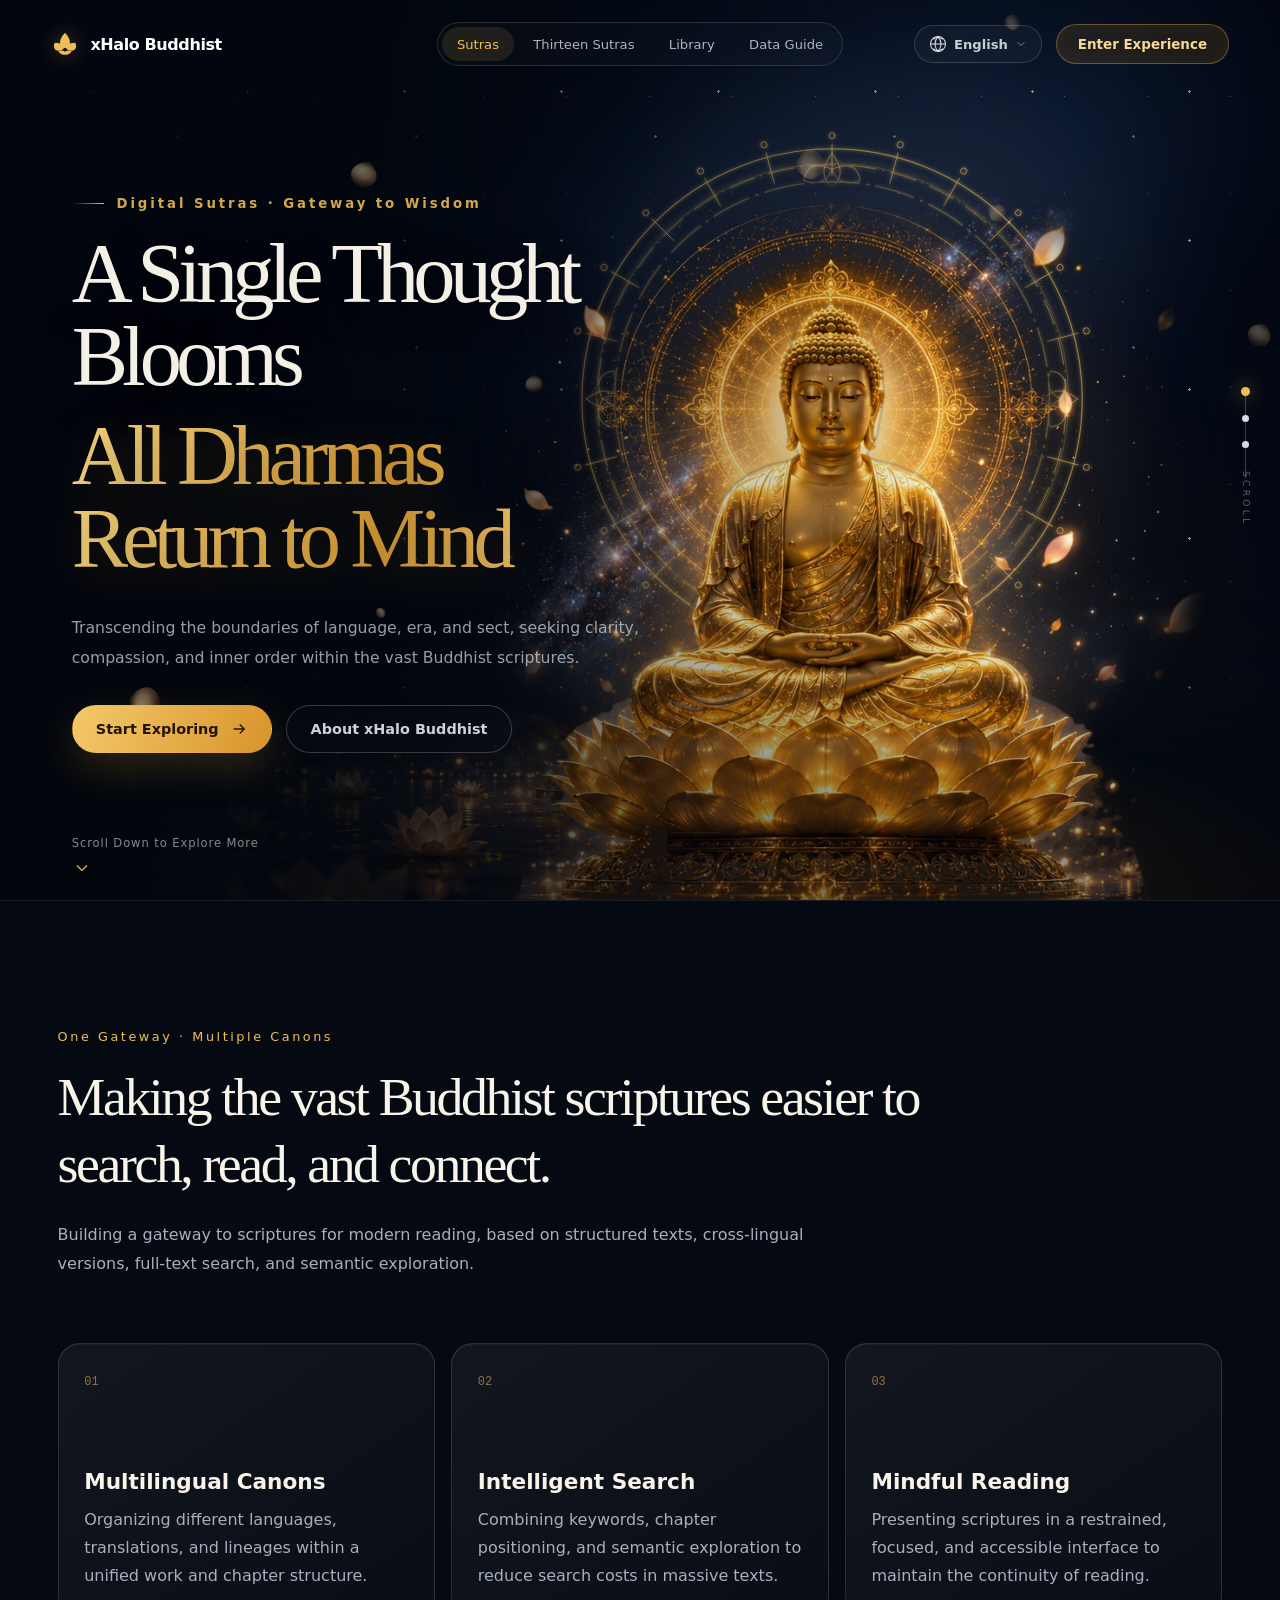
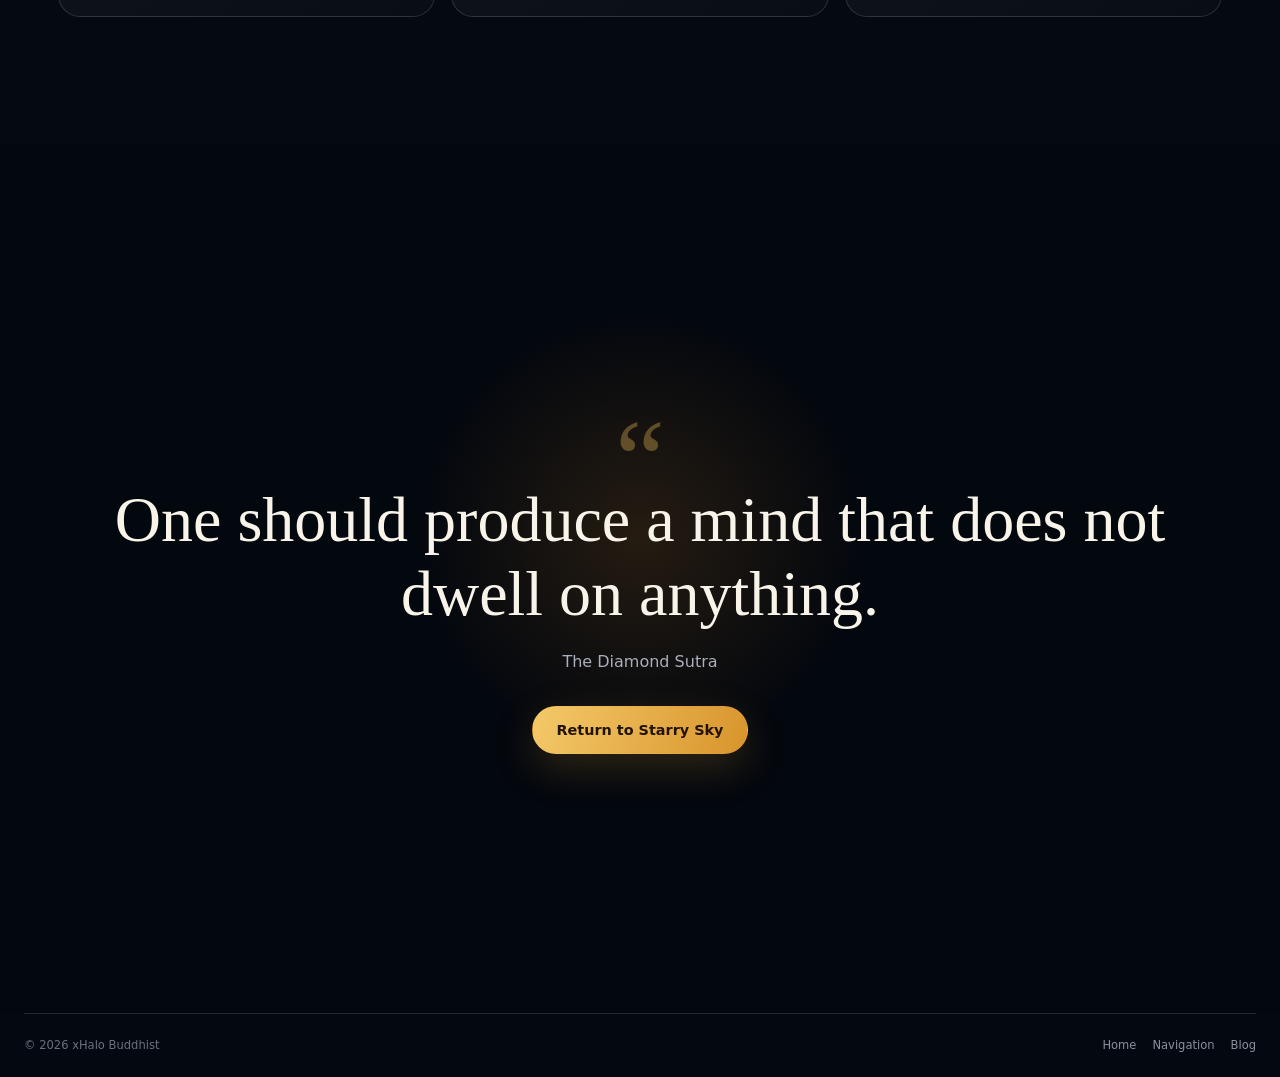
<file: index.html>
<!DOCTYPE html>

<html lang="zh-Hans">
<head>
<meta charset="utf-8"/>
<meta content="width=device-width, initial-scale=1, viewport-fit=cover" name="viewport"/>
<meta content="#030811" name="theme-color"/>
<meta content="dark" name="color-scheme"/>
<meta id="meta-desc" content="xHalo Buddhist — 多语言佛典目录与经文阅读入口。" name="description"/>
<meta id="meta-og-title" content="xHalo Buddhist · 一念花开" property="og:title"/>
<meta id="meta-og-desc" content="xHalo Buddhist — 多语言佛典目录与经文阅读入口。" property="og:description"/>
<meta content="website" property="og:type"/>
<meta property="og:site_name" content="xHalo Buddhist"/>
<meta property="og:locale" content="zh_CN"/>
<meta property="og:image" content="https://fo.xhalo.co/assets/og-buddhist-v1.jpg"/>
<meta property="og:image:type" content="image/jpeg"/>
<meta property="og:image:width" content="1200"/>
<meta property="og:image:height" content="630"/>
<meta property="og:image:alt" content="xHalo Buddhist"/>
<meta name="twitter:card" content="summary_large_image"/>
<meta name="twitter:title" content="xHalo Buddhist · 一念花开"/>
<meta name="twitter:description" content="xHalo Buddhist — 多语言佛典目录与经文阅读入口。"/>
<meta name="twitter:image" content="https://fo.xhalo.co/assets/og-buddhist-v1.jpg"/>
<meta name="twitter:image:alt" content="xHalo Buddhist"/>
<meta content="https://fo.xhalo.co/" property="og:url"/>
<link href="/favicon.svg" rel="icon" type="image/svg+xml"/>
<link href="/manifest.webmanifest" rel="manifest"/>

<!-- JSON-LD Structured Data -->
<script type="application/ld+json">
{
  "@context": "https://schema.org",
  "@type": "WebSite",
  "name": "xHalo Buddhist",
  "url": "https://fo.xhalo.co/",
  "description": "xHalo Buddhist — 多语言佛典目录与经文阅读入口。"
}
</script>

<!-- Microsoft Clarity Analytics -->
<script type="text/javascript">
    (function(c,l,a,r,i,t,y){
        c[a]=c[a]||function(){(c[a].q=c[a].q||[]).push(arguments)};
        t=l.createElement(r);t.async=1;t.src="https://www.clarity.ms/tag/"+i;
        y=l.getElementsByTagName(r)[0];y.parentNode.insertBefore(t,y);
    })(window, document, "clarity", "script", "wjvx74gudw");
</script>

<style>
  /* Guard against browser CSS cache issues to prevent header layout shift */
  .header-right { display: flex; align-items: center; gap: 0.9rem; justify-self: end; }
  .lang-selector { position: relative; }
  .lang-dropdown { position: absolute; opacity: 0; visibility: hidden; list-style: none; margin: 0; padding: 0; z-index: 200; }
  .lang-selector.open .lang-dropdown { opacity: 1; visibility: visible; }
</style>
<link as="image" fetchpriority="high" href="/assets/buddha-backdrop-v8.webp" rel="preload"/><link as="image" fetchpriority="high" href="/assets/buddha-foreground.webp" rel="preload"/><link as="image" href="/assets/river-background.webp" rel="preload"/><link href="/styles-v8-8.1.7.css" rel="stylesheet"/>
<title id="page-title">xHalo Buddhist · 一念花开</title>

  <!-- SEO Multilingual alternates -->
  <link rel="canonical" href="https://fo.xhalo.co/" />
  <link rel="alternate" hreflang="x-default" href="https://fo.xhalo.co/" />
  <link rel="alternate" hreflang="zh-Hans" href="https://fo.xhalo.co/?lang=zh-Hans" />
  <link rel="alternate" hreflang="zh-Hant" href="https://fo.xhalo.co/?lang=zh-Hant" />
  <link rel="alternate" hreflang="ja" href="https://fo.xhalo.co/?lang=ja" />
  <link rel="alternate" hreflang="ko" href="https://fo.xhalo.co/?lang=ko" />
  <link rel="alternate" hreflang="vi" href="https://fo.xhalo.co/?lang=vi" />
  <link rel="alternate" hreflang="th" href="https://fo.xhalo.co/?lang=th" />
  <link rel="alternate" hreflang="id" href="https://fo.xhalo.co/?lang=id" />
  <link rel="alternate" hreflang="ms" href="https://fo.xhalo.co/?lang=ms" />
  <link rel="alternate" hreflang="my" href="https://fo.xhalo.co/?lang=my" />
  <link rel="alternate" hreflang="km" href="https://fo.xhalo.co/?lang=km" />
  <link rel="alternate" hreflang="lo" href="https://fo.xhalo.co/?lang=lo" />
  <link rel="alternate" hreflang="en" href="https://fo.xhalo.co/?lang=en" />
  <link rel="alternate" hreflang="es" href="https://fo.xhalo.co/?lang=es" />
  <link rel="alternate" hreflang="fr" href="https://fo.xhalo.co/?lang=fr" />
  <link rel="alternate" hreflang="de" href="https://fo.xhalo.co/?lang=de" />
  <link rel="alternate" hreflang="it" href="https://fo.xhalo.co/?lang=it" />
  <link rel="alternate" hreflang="pt" href="https://fo.xhalo.co/?lang=pt" />
  <!-- End SEO Multilingual alternates -->
</head>
<body>
<a class="skip-link" href="#main" data-i18n="skip_link">跳到主要内容</a>
<header class="site-header" data-header="">
<a aria-label="xHalo Buddhist 首页" class="brand" href="#top" data-i18n-aria="brand_aria">
<svg aria-hidden="true" class="brand-mark" viewbox="0 0 64 64">
<path d="M32 6c7.2 8.2 11.2 15.1 11.2 22.1 0 7.2-5 13-11.2 13s-11.2-5.8-11.2-13C20.8 21.1 24.8 14.2 32 6Z"></path>
<path d="M8.5 29.2c10.4.1 18.2 2.7 23.5 9-4.4 7.1-11.1 10.7-18.2 8.6-6.3-1.9-9.5-8.2-5.3-17.6Z"></path>
<path d="M55.5 29.2c-10.4.1-18.2 2.7-23.5 9 4.4 7.1 11.1 10.7 18.2 8.6 6.3-1.9 9.5-8.2 5.3-17.6Z"></path>
<path d="M16.7 48.4c6.4-2.1 11.5-1.9 15.3 1.2 3.8-3.1 8.9-3.3 15.3-1.2-4 6.1-9.1 8.4-15.3 8.4s-11.3-2.3-15.3-8.4Z"></path>
</svg>
<span>xHalo Buddhist</span>
</a>
<nav aria-label="主导航" class="desktop-nav" data-i18n-aria="menu_desktop_aria">
<a class="active" href="#sutras" data-i18n="nav_sutras">佛典</a>
<a href="/thirteen/" data-lang-route="/thirteen/" data-i18n="nav_wisdom">十三经</a>
<a href="/library/" data-lang-route="/library/" data-i18n="nav_practice">经典目录</a>
<a href="/data/" data-lang-route="/data/" data-i18n="nav_about">数据说明</a>
</nav>
<div class="header-right">
  <div class="lang-selector" id="langSelector">
    <button class="lang-btn" aria-haspopup="listbox" aria-expanded="false" aria-label="选择语言">
      <svg class="earth-icon" viewBox="0 0 24 24" width="18" height="18" aria-hidden="true">
        <circle cx="12" cy="12" r="10" stroke="currentColor" stroke-width="1.5" fill="none" />
        <path d="M12 2a15.3 15.3 0 0 1 4 10 15.3 15.3 0 0 1-4 10 15.3 15.3 0 0 1-4-10 15.3 15.3 0 0 1 4-10z" stroke="currentColor" stroke-width="1.5" fill="none" />
        <path d="M2 12h20" stroke="currentColor" stroke-width="1.5" />
        <path d="M5.6 5.6a10 10 0 0 1 12.8 0" stroke="currentColor" stroke-width="1.5" fill="none" />
        <path d="M5.6 18.4a10 10 0 0 0 12.8 0" stroke="currentColor" stroke-width="1.5" fill="none" />
      </svg>
      <span class="current-lang-name">简体中文</span>
      <svg class="arrow-icon" viewBox="0 0 24 24" width="12" height="12" aria-hidden="true">
        <path d="m6 9 6 6 6-6" fill="none" stroke="currentColor" stroke-width="2" stroke-linecap="round" stroke-linejoin="round" />
      </svg>
    </button>
    <div class="lang-dropdown" role="listbox" id="langDropdown">
      <div class="lang-grid">
        <!-- East Asia / 东亚亚太 -->
        <div class="lang-col">
          <div class="lang-col-title">
            <span>East Asia</span>
            <span>东亚亚太</span>
          </div>
          <ul class="lang-list">
            <li role="option" data-value="zh-Hans" class="active" tabindex="0">简体中文</li>
            <li role="option" data-value="zh-Hant" tabindex="0">繁體中文</li>
            <li role="option" data-value="ja" tabindex="0">日本語</li>
            <li role="option" data-value="ko" tabindex="0">한국어</li>
          </ul>
        </div>
        <!-- Southeast Asia / 东南亚 -->
        <div class="lang-col">
          <div class="lang-col-title">
            <span>Southeast Asia</span>
            <span>东南亚</span>
          </div>
          <ul class="lang-list">
            <li role="option" data-value="vi" tabindex="0">Tiếng Việt</li>
            <li role="option" data-value="th" tabindex="0">ไทย</li>
            <li role="option" data-value="id" tabindex="0">Bahasa Indonesia</li>
            <li role="option" data-value="ms" tabindex="0">Bahasa Melayu</li>
            <li role="option" data-value="my" tabindex="0">မြန်မာ</li>
            <li role="option" data-value="km" tabindex="0">ភាសាខ្មែរ</li>
            <li role="option" data-value="lo" tabindex="0">ພາສາລາວ</li>
          </ul>
        </div>
        <!-- Europe & Global / 欧美全球 -->
        <div class="lang-col">
          <div class="lang-col-title">
            <span>Europe & Global</span>
            <span>欧美全球</span>
          </div>
          <ul class="lang-list">
            <li role="option" data-value="en" tabindex="0">English</li>
            <li role="option" data-value="es" tabindex="0">Español</li>
            <li role="option" data-value="fr" tabindex="0">Français</li>
            <li role="option" data-value="de" tabindex="0">Deutsch</li>
            <li role="option" data-value="it" tabindex="0">Italiano</li>
            <li role="option" data-value="pt" tabindex="0">Português</li>
          </ul>
        </div>
      </div>
    </div>
  </div>
  <a class="header-cta" href="https://foread.xhalo.co/zh-Hans/read/cbeta/T08n0251/lzh-Hant/cbeta" data-reader-entry data-i18n="cta_experience">进入体验</a>
  <button aria-controls="mobile-menu" aria-expanded="false" aria-label="打开菜单" class="menu-button" data-menu-button="" type="button">
    <span></span><span></span>
  </button>
</div>
<nav aria-label="移动端导航" class="mobile-menu" data-mobile-menu="" id="mobile-menu" data-i18n-aria="menu_mobile_aria">
<a href="#sutras" data-i18n="nav_sutras">佛典</a>
<a href="/thirteen/" data-lang-route="/thirteen/" data-i18n="nav_wisdom">十三经</a>
<a href="/library/" data-lang-route="/library/" data-i18n="nav_practice">经典目录</a>
<a href="/data/" data-lang-route="/data/" data-i18n="nav_about">数据说明</a>
<a class="mobile-cta" href="https://foread.xhalo.co/zh-Hans/read/cbeta/T08n0251/lzh-Hant/cbeta" data-reader-entry data-i18n="cta_experience">进入体验</a>
</nav></header>
<main id="main">
<section aria-labelledby="hero-title" class="hero" id="top">
<div aria-hidden="true" class="star-field"></div>
<div aria-hidden="true" class="aurora aurora-one"></div>
<div aria-hidden="true" class="aurora aurora-two"></div>



<div class="hero-frame"><div aria-hidden="true" class="hero-stage"><div aria-hidden="true" class="water-plane"></div><picture aria-hidden="true" class="river-background"><img alt="" decoding="async" height="264" src="/assets/river-background.webp" width="1536"/></picture><div aria-hidden="true" class="buddha-group" data-art=""><img alt="" class="buddha-backdrop" decoding="async" fetchpriority="high" height="850" src="/assets/buddha-backdrop-v8.webp" width="900"/><div class="rotating-halo" data-halo="">
<svg class="halo-disc halo-disc-outer" focusable="false" viewbox="0 0 600 600">
<defs>
<filter height="170%" id="halo-glow-outer" width="170%" x="-35%" y="-35%">
<fegaussianblur result="blur" stddeviation="2.2"></fegaussianblur>
<femerge><femergenode in="blur"></femergenode><femergenode in="SourceGraphic"></femergenode></femerge>
</filter>
<g id="halo-ray">
<path d="M300 28v34"></path>
<circle cx="300" cy="19" r="3.2"></circle>
</g>
<g id="halo-lotus">
<path d="M300 38c-10 13-13 24 0 36 13-12 10-23 0-36Z"></path>
<path d="M300 55c-16-8-28-4-30 12 15 5 25 1 30-12Z"></path>
<path d="M300 55c16-8 28-4 30 12-15 5-25 1-30-12Z"></path>
</g>
</defs>
<g class="halo-stroke" filter="url(#halo-glow-outer)">
<circle cx="300" cy="300" r="267" stroke-width="1.2"></circle>
<circle cx="300" cy="300" r="250" stroke-dasharray="1 8 28 7" stroke-width=".8"></circle>
<circle cx="300" cy="300" r="232" stroke-dasharray="42 8 2 8" stroke-width="1.5"></circle>
<circle cx="300" cy="300" r="216" stroke-dasharray="3 5" stroke-width=".7"></circle>
<use href="#halo-lotus"></use>
<use href="#halo-lotus" transform="rotate(90 300 300)"></use>
<use href="#halo-lotus" transform="rotate(180 300 300)"></use>
<use href="#halo-lotus" transform="rotate(270 300 300)"></use>
<use href="#halo-ray"></use>
<use href="#halo-ray" transform="rotate(15 300 300)"></use>
<use href="#halo-ray" transform="rotate(30 300 300)"></use>
<use href="#halo-ray" transform="rotate(45 300 300)"></use>
<use href="#halo-ray" transform="rotate(60 300 300)"></use>
<use href="#halo-ray" transform="rotate(75 300 300)"></use>
<use href="#halo-ray" transform="rotate(105 300 300)"></use>
<use href="#halo-ray" transform="rotate(120 300 300)"></use>
<use href="#halo-ray" transform="rotate(135 300 300)"></use>
<use href="#halo-ray" transform="rotate(150 300 300)"></use>
<use href="#halo-ray" transform="rotate(165 300 300)"></use>
<use href="#halo-ray" transform="rotate(195 300 300)"></use>
<use href="#halo-ray" transform="rotate(210 300 300)"></use>
<use href="#halo-ray" transform="rotate(225 300 300)"></use>
<use href="#halo-ray" transform="rotate(240 300 300)"></use>
<use href="#halo-ray" transform="rotate(255 300 300)"></use>
<use href="#halo-ray" transform="rotate(285 300 300)"></use>
<use href="#halo-ray" transform="rotate(300 300 300)"></use>
<use href="#halo-ray" transform="rotate(315 300 300)"></use>
<use href="#halo-ray" transform="rotate(330 300 300)"></use>
<use href="#halo-ray" transform="rotate(345 300 300)"></use>
</g>
</svg>
<svg class="halo-disc halo-disc-inner" focusable="false" viewbox="0 0 600 600">
<defs>
<filter height="180%" id="halo-glow-inner" width="180%" x="-40%" y="-40%">
<fegaussianblur result="blur" stddeviation="3"></fegaussianblur>
<femerge><femergenode in="blur"></femergenode><femergenode in="SourceGraphic"></femergenode></femerge>
</filter>
</defs>
<g class="halo-stroke halo-stroke-inner" filter="url(#halo-glow-inner)">
<circle cx="300" cy="300" r="184" stroke-dasharray="2 7" stroke-width="1.2"></circle>
<circle cx="300" cy="300" r="171" stroke-dasharray="56 9 4 9" stroke-width="1.8"></circle>
<circle cx="300" cy="300" r="157" stroke-dasharray="1 5" stroke-width=".8"></circle>
<path d="M300 128l13 29 31 3-24 21 7 31-27-16-27 16 7-31-24-21 31-3Z"></path>
<path d="M472 300l-29 13-3 31-21-24-31 7 16-27-16-27 31 7 21-24 3 31Z"></path>
<path d="M300 472l-13-29-31-3 24-21-7-31 27 16 27-16-7 31 24 21-31 3Z"></path>
<path d="M128 300l29-13 3-31 21 24 31-7-16 27 16 27-31-7-21 24-3-31Z"></path>
</g>
</svg>
</div><img alt="" class="buddha-foreground" decoding="async" fetchpriority="high" height="850" src="/assets/buddha-foreground.webp" width="900"/><div aria-hidden="true" class="art-bloom"></div></div></div><canvas aria-hidden="true" id="water-canvas"></canvas><canvas aria-hidden="true" id="petal-canvas"></canvas><div class="hero-content">
<p class="eyebrow" data-i18n="hero_eyebrow"><span></span> 数字佛典 · 智慧之门</p>
<h1 id="hero-title">
<span data-i18n="hero_title_1">一念花开</span>
<em data-i18n="hero_title_2">万法归心</em>
</h1>
<p class="hero-lead" data-i18n="hero_lead">穿越语言、时代与宗派的边界，在浩瀚佛典中寻找清明、慈悲与内在秩序。</p>
<div class="hero-actions">
<a class="button button-primary" href="/thirteen/" data-lang-route="/thirteen/">
<span data-i18n="hero_btn_explore">开始探索</span>
<svg aria-hidden="true" viewbox="0 0 24 24"><path d="M5 12h14M13 6l6 6-6 6"></path></svg>
</a>
<a class="button button-secondary" href="/library/" data-lang-route="/library/" data-i18n="hero_btn_learn">了解 xHalo Buddhist</a>
</div>
</div><a aria-label="向下滚动查看佛典能力" class="scroll-hint" href="#sutras" data-i18n-aria="scroll_hint_aria">
<span data-i18n="scroll_hint">向下滚动 探索更多</span>
<svg aria-hidden="true" viewbox="0 0 24 24"><path d="m6 9 6 6 6-6"></path></svg>
</a><div aria-hidden="true" class="side-progress">
<i></i><i></i><i></i><span data-i18n="scroll_text">SCROLL</span>
</div></div><div aria-hidden="true" class="cursor-light"></div>
<div aria-hidden="true" class="hero-vignette"></div>



</section>
<section class="section section-intro" id="sutras"><div class="section-inner">
<div class="section-kicker" data-i18n="intro_kicker">一处入口 · 多重经藏</div>
<h2 data-i18n="intro_title">让浩瀚佛典更易检索、更易阅读，也更容易彼此连接。</h2>
<p data-i18n="intro_lead">以结构化经文、跨语种版本、全文检索和语义探索为基础，构建面向现代阅读场景的佛典入口。</p>
<div class="feature-grid">
<article class="feature-card">
<span data-i18n="feat_num_1">01</span>
<h3 data-i18n="feat_title_1">多语佛典</h3>
<p data-i18n="feat_desc_1">在统一的作品与章节结构中组织不同语言、译本和传承来源。</p>
</article>
<article class="feature-card" id="wisdom">
<span data-i18n="feat_num_2">02</span>
<h3 data-i18n="feat_title_2">智慧检索</h3>
<p data-i18n="feat_desc_2">结合关键词、章节定位与语义探索，减少在海量文本中的检索成本。</p>
</article>
<article class="feature-card" id="practice">
<span data-i18n="feat_num_3">03</span>
<h3 data-i18n="feat_title_3">清净阅读</h3>
<p data-i18n="feat_desc_3">以克制、专注和可访问的界面呈现经文，保持阅读过程的连续性。</p>
</article>
</div>
</div></section>
<section class="section section-quote" id="about"><div class="section-inner">
<div aria-hidden="true" class="quote-mark">“</div>
<blockquote data-i18n="quote_content">应无所住，而生其心。</blockquote>
<p data-i18n="quote_source">《金刚般若波罗蜜经》</p>
<a class="button button-primary" href="#top" data-i18n="quote_btn">返回星空</a>
</div></section>
</main>
<footer class="home-footer"><p>© 2026 xHalo Buddhist</p><nav aria-label="页脚导航"><a href="https://xhalo.co/" data-footer-link="home">主页</a><a href="https://ai.xhalo.co/" data-footer-link="navigation">导航</a><a href="https://ranbeis.com/" data-footer-link="blog">博客</a></nav></footer>
<script src="/i18n.js?v=8.1.6" defer></script>
<script defer="" src="/app-8.1.7.js"></script>
<script defer src="/account-controls.js?v=2"></script>
</body>
</html>
</file>
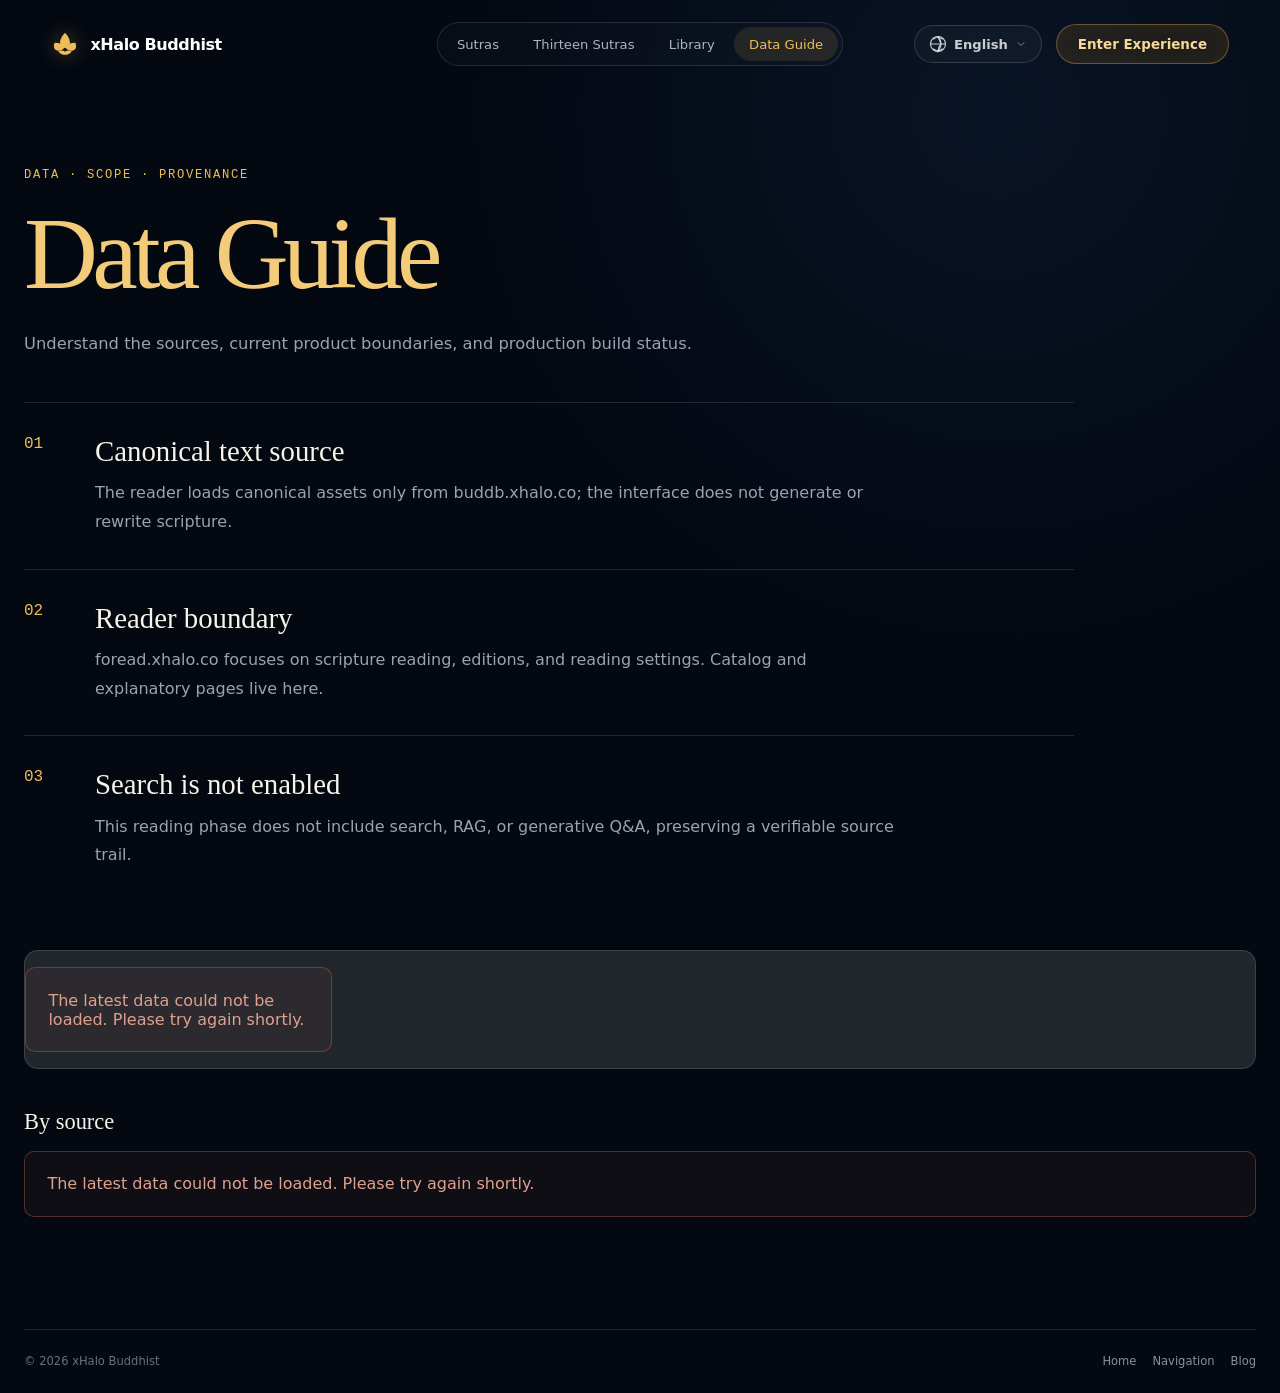
<file: data/index.html>
<!doctype html>
<html lang="zh-Hans">
<head>
  <meta charset="utf-8"><meta name="viewport" content="width=device-width, initial-scale=1, viewport-fit=cover"><meta name="theme-color" content="#030811"><meta name="color-scheme" content="dark">
  <link rel="icon" href="/favicon.svg" type="image/svg+xml"><link rel="stylesheet" href="/content-pages.css?v=1.1.1"><title>数据说明 · xHalo Buddhist</title>
  <script src="/clarity.js" defer></script>

  <!-- SEO Multilingual alternates -->
  <link rel="canonical" href="https://fo.xhalo.co/data/" />
  <link rel="alternate" hreflang="x-default" href="https://fo.xhalo.co/data/" />
  <link rel="alternate" hreflang="zh-Hans" href="https://fo.xhalo.co/data/?lang=zh-Hans" />
  <link rel="alternate" hreflang="zh-Hant" href="https://fo.xhalo.co/data/?lang=zh-Hant" />
  <link rel="alternate" hreflang="ja" href="https://fo.xhalo.co/data/?lang=ja" />
  <link rel="alternate" hreflang="ko" href="https://fo.xhalo.co/data/?lang=ko" />
  <link rel="alternate" hreflang="vi" href="https://fo.xhalo.co/data/?lang=vi" />
  <link rel="alternate" hreflang="th" href="https://fo.xhalo.co/data/?lang=th" />
  <link rel="alternate" hreflang="id" href="https://fo.xhalo.co/data/?lang=id" />
  <link rel="alternate" hreflang="ms" href="https://fo.xhalo.co/data/?lang=ms" />
  <link rel="alternate" hreflang="my" href="https://fo.xhalo.co/data/?lang=my" />
  <link rel="alternate" hreflang="km" href="https://fo.xhalo.co/data/?lang=km" />
  <link rel="alternate" hreflang="lo" href="https://fo.xhalo.co/data/?lang=lo" />
  <link rel="alternate" hreflang="en" href="https://fo.xhalo.co/data/?lang=en" />
  <link rel="alternate" hreflang="es" href="https://fo.xhalo.co/data/?lang=es" />
  <link rel="alternate" hreflang="fr" href="https://fo.xhalo.co/data/?lang=fr" />
  <link rel="alternate" hreflang="de" href="https://fo.xhalo.co/data/?lang=de" />
  <link rel="alternate" hreflang="it" href="https://fo.xhalo.co/data/?lang=it" />
  <link rel="alternate" hreflang="pt" href="https://fo.xhalo.co/data/?lang=pt" />
  <!-- End SEO Multilingual alternates -->
  <meta name="description" content="xHalo Buddhist 的数据来源、能力边界与当前构建状态。">
  <meta property="og:title" content="数据说明 · xHalo Buddhist" />
  <meta property="og:description" content="xHalo Buddhist 的数据来源、能力边界与当前构建状态。" />
  <meta property="og:type" content="website" />
  <meta property="og:site_name" content="xHalo Buddhist" />
  <meta property="og:locale" content="zh_CN" />
  <meta property="og:image" content="https://fo.xhalo.co/assets/og-buddhist-v1.jpg" />
  <meta property="og:image:type" content="image/jpeg" />
  <meta property="og:image:width" content="1200" />
  <meta property="og:image:height" content="630" />
  <meta property="og:image:alt" content="xHalo Buddhist" />
  <meta name="twitter:card" content="summary_large_image" />
  <meta name="twitter:title" content="数据说明 · xHalo Buddhist" />
  <meta name="twitter:description" content="xHalo Buddhist 的数据来源、能力边界与当前构建状态。" />
  <meta name="twitter:image" content="https://fo.xhalo.co/assets/og-buddhist-v1.jpg" />
  <meta name="twitter:image:alt" content="xHalo Buddhist" />
  <meta property="og:url" content="https://fo.xhalo.co/data/" />
</head>
<body data-page="data">
  <a class="skip-link" href="#main" data-copy="skip">跳到主要内容</a>
  <header class="site-header" data-header>
    <a class="brand" href="/" data-home-link aria-label="xHalo Buddhist 首页"><svg aria-hidden="true" class="brand-mark" viewBox="0 0 64 64"><path d="M32 6c7.2 8.2 11.2 15.1 11.2 22.1 0 7.2-5 13-11.2 13s-11.2-5.8-11.2-13C20.8 21.1 24.8 14.2 32 6Z"/><path d="M8.5 29.2c10.4.1 18.2 2.7 23.5 9-4.4 7.1-11.1 10.7-18.2 8.6-6.3-1.9-9.5-8.2-5.3-17.6Z"/><path d="M55.5 29.2c-10.4.1-18.2 2.7-23.5 9 4.4 7.1 11.1 10.7 18.2 8.6 6.3-1.9 9.5-8.2 5.3-17.6Z"/><path d="M16.7 48.4c6.4-2.1 11.5-1.9 15.3 1.2 3.8-3.1 8.9-3.3 15.3-1.2-4 6.1-9.1 8.4-15.3 8.4s-11.3-2.3-15.3-8.4Z"/></svg><span>xHalo Buddhist</span></a>
    <nav class="desktop-nav" aria-label="主导航"><a href="/#sutras" data-home-section data-copy="navSutras">佛典</a><a href="/thirteen/" data-lang-link data-copy="navThirteen">十三经</a><a href="/library/" data-lang-link data-copy="navLibrary">经典目录</a><a class="active" href="/data/" data-lang-link data-copy="navData">数据说明</a></nav>
    <div class="header-right"><div class="lang-selector" id="langSelector"><button class="lang-btn" type="button" aria-haspopup="listbox" aria-expanded="false" aria-label="选择语言"><svg class="earth-icon" viewBox="0 0 24 24" width="18" height="18" aria-hidden="true"><circle cx="12" cy="12" r="10" stroke="currentColor" stroke-width="1.5" fill="none"/><path d="M12 2a15.3 15.3 0 0 1 4 10 15.3 15.3 0 0 1-4 10 15.3 15.3 0 0 1 4-10z" stroke="currentColor" stroke-width="1.5" fill="none"/><path d="M2 12h20M5.6 5.6a10 10 0 0 1 12.8 0M5.6 18.4a10 10 0 0 0 12.8 0" stroke="currentColor" stroke-width="1.5" fill="none"/></svg><span class="current-lang-name">简体中文</span><svg class="arrow-icon" viewBox="0 0 24 24" width="12" height="12" aria-hidden="true"><path d="m6 9 6 6 6-6" fill="none" stroke="currentColor" stroke-width="2" stroke-linecap="round" stroke-linejoin="round"/></svg></button><div class="lang-dropdown" role="listbox" id="langDropdown"><div class="lang-grid"><div class="lang-col"><div class="lang-col-title"><span>East Asia</span><span>东亚亚太</span></div><ul class="lang-list"><li role="option" data-value="zh-Hans" tabindex="0">简体中文</li><li role="option" data-value="zh-Hant" tabindex="0">繁體中文</li><li role="option" data-value="ja" tabindex="0">日本語</li><li role="option" data-value="ko" tabindex="0">한국어</li></ul></div><div class="lang-col"><div class="lang-col-title"><span>Southeast Asia</span><span>东南亚</span></div><ul class="lang-list"><li role="option" data-value="vi" tabindex="0">Tiếng Việt</li><li role="option" data-value="th" tabindex="0">ไทย</li><li role="option" data-value="id" tabindex="0">Bahasa Indonesia</li><li role="option" data-value="ms" tabindex="0">Bahasa Melayu</li><li role="option" data-value="my" tabindex="0">မြန်မာ</li><li role="option" data-value="km" tabindex="0">ភាសាខ្មែរ</li><li role="option" data-value="lo" tabindex="0">ພາສາລາວ</li></ul></div><div class="lang-col"><div class="lang-col-title"><span>Europe &amp; Global</span><span>欧美全球</span></div><ul class="lang-list"><li role="option" data-value="en" tabindex="0">English</li><li role="option" data-value="es" tabindex="0">Español</li><li role="option" data-value="fr" tabindex="0">Français</li><li role="option" data-value="de" tabindex="0">Deutsch</li><li role="option" data-value="it" tabindex="0">Italiano</li><li role="option" data-value="pt" tabindex="0">Português</li></ul></div></div></div></div><a class="header-cta" href="https://foread.xhalo.co/zh-Hans/read/cbeta/T08n0251/lzh-Hant/cbeta" data-reader-entry data-copy="enter">进入体验</a><button class="menu-button" data-menu-button type="button" aria-controls="mobile-menu" aria-expanded="false" aria-label="打开菜单"><span></span><span></span></button></div>
    <nav class="mobile-menu" data-mobile-menu id="mobile-menu" aria-label="移动端导航"><a href="/#sutras" data-home-section data-copy="navSutras">佛典</a><a href="/thirteen/" data-lang-link data-copy="navThirteen">十三经</a><a href="/library/" data-lang-link data-copy="navLibrary">经典目录</a><a class="active" href="/data/" data-lang-link data-copy="navData">数据说明</a><a class="mobile-cta" href="https://foread.xhalo.co/zh-Hans/read/cbeta/T08n0251/lzh-Hant/cbeta" data-reader-entry data-copy="enter">进入体验</a></nav>
  </header>
  <main id="main" class="content-shell">
    <header class="page-intro"><p class="eyebrow">DATA · SCOPE · PROVENANCE</p><h1 data-copy="dataTitle">数据说明</h1><p data-copy="dataIntro">了解典籍来源、当前能力边界与生产数据的构建状态。</p></header>
    <div class="data-grid">
      <section><span>01</span><div><h2 data-copy="canonicalTitle">权威正文来源</h2><p data-copy="canonicalBody">正文只从 buddb.xhalo.co 的 canonical 资产读取，不由界面生成或改写。</p></div></section>
      <section><span>02</span><div><h2 data-copy="boundaryTitle">阅读器边界</h2><p data-copy="boundaryBody">foread.xhalo.co 专注正文阅读、版本切换和阅读设置；目录与说明集中在此站。</p></div></section>
      <section><span>03</span><div><h2 data-copy="searchTitle">当前不提供检索</h2><p data-copy="searchBody">此阅读阶段不接入搜索、RAG 或生成式问答，以保持来源可核验。</p></div></section>
    </div>
    <section class="data-status" data-data-status aria-live="polite"><p data-copy="loading">正在读取最新数据…</p></section>
    <section class="data-sources" data-data-sources aria-live="polite"><h2 data-copy="sourcesTitle">按来源统计</h2><div data-sources-table></div></section>
  </main>
  <footer class="content-footer"><p>© 2026 xHalo Buddhist</p><nav><a href="https://xhalo.co/" data-copy="home">主页</a><a href="https://ai.xhalo.co/" data-copy="navigation">导航</a><a href="https://ranbeis.com/" data-copy="blog">博客</a></nav></footer>
  <script src="/content-pages.js?v=1.3.2" defer></script>
  <script src="/account-controls.js?v=2" defer></script>
</body>
</html>
</file>
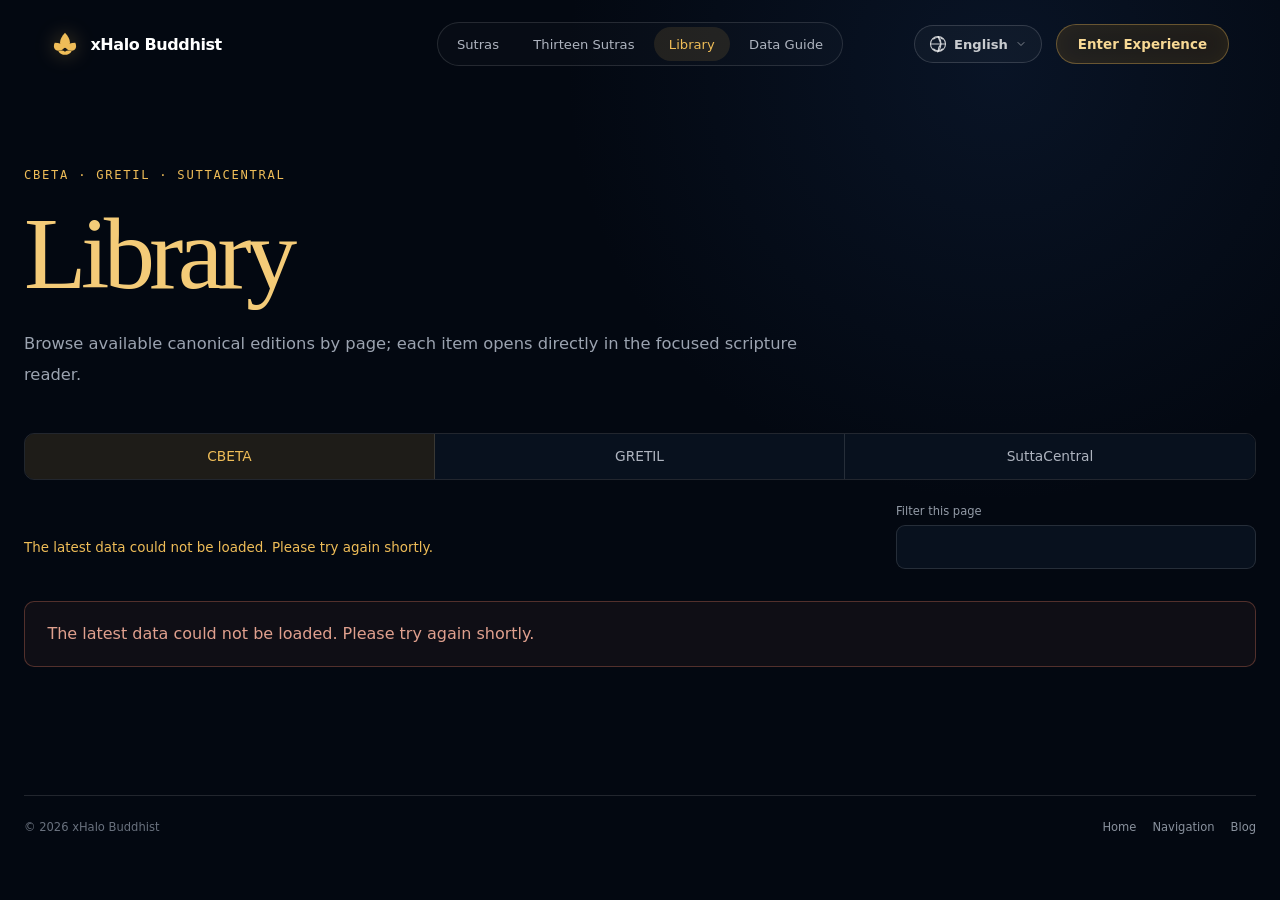
<file: library/index.html>
<!doctype html>
<html lang="zh-Hans">
<head>
  <meta charset="utf-8"><meta name="viewport" content="width=device-width, initial-scale=1, viewport-fit=cover"><meta name="theme-color" content="#030811"><meta name="color-scheme" content="dark">
  <link rel="icon" href="/favicon.svg" type="image/svg+xml"><link rel="stylesheet" href="/content-pages.css?v=1.1.1"><title>经典目录 · xHalo Buddhist</title>
  <script src="/clarity.js" defer></script>

  <!-- SEO Multilingual alternates -->
  <link rel="canonical" href="https://fo.xhalo.co/library/" />
  <link rel="alternate" hreflang="x-default" href="https://fo.xhalo.co/library/" />
  <link rel="alternate" hreflang="zh-Hans" href="https://fo.xhalo.co/library/?lang=zh-Hans" />
  <link rel="alternate" hreflang="zh-Hant" href="https://fo.xhalo.co/library/?lang=zh-Hant" />
  <link rel="alternate" hreflang="ja" href="https://fo.xhalo.co/library/?lang=ja" />
  <link rel="alternate" hreflang="ko" href="https://fo.xhalo.co/library/?lang=ko" />
  <link rel="alternate" hreflang="vi" href="https://fo.xhalo.co/library/?lang=vi" />
  <link rel="alternate" hreflang="th" href="https://fo.xhalo.co/library/?lang=th" />
  <link rel="alternate" hreflang="id" href="https://fo.xhalo.co/library/?lang=id" />
  <link rel="alternate" hreflang="ms" href="https://fo.xhalo.co/library/?lang=ms" />
  <link rel="alternate" hreflang="my" href="https://fo.xhalo.co/library/?lang=my" />
  <link rel="alternate" hreflang="km" href="https://fo.xhalo.co/library/?lang=km" />
  <link rel="alternate" hreflang="lo" href="https://fo.xhalo.co/library/?lang=lo" />
  <link rel="alternate" hreflang="en" href="https://fo.xhalo.co/library/?lang=en" />
  <link rel="alternate" hreflang="es" href="https://fo.xhalo.co/library/?lang=es" />
  <link rel="alternate" hreflang="fr" href="https://fo.xhalo.co/library/?lang=fr" />
  <link rel="alternate" hreflang="de" href="https://fo.xhalo.co/library/?lang=de" />
  <link rel="alternate" hreflang="it" href="https://fo.xhalo.co/library/?lang=it" />
  <link rel="alternate" hreflang="pt" href="https://fo.xhalo.co/library/?lang=pt" />
  <!-- End SEO Multilingual alternates -->
  <meta name="description" content="分页浏览 CBETA / GRETIL / SuttaCentral 经典目录并进入 xHalo Buddhist 阅读器。">
  <meta property="og:title" content="经典目录 · xHalo Buddhist" />
  <meta property="og:description" content="分页浏览 CBETA / GRETIL / SuttaCentral 经典目录并进入 xHalo Buddhist 阅读器。" />
  <meta property="og:type" content="website" />
  <meta property="og:site_name" content="xHalo Buddhist" />
  <meta property="og:locale" content="zh_CN" />
  <meta property="og:image" content="https://fo.xhalo.co/assets/og-buddhist-v1.jpg" />
  <meta property="og:image:type" content="image/jpeg" />
  <meta property="og:image:width" content="1200" />
  <meta property="og:image:height" content="630" />
  <meta property="og:image:alt" content="xHalo Buddhist" />
  <meta name="twitter:card" content="summary_large_image" />
  <meta name="twitter:title" content="经典目录 · xHalo Buddhist" />
  <meta name="twitter:description" content="分页浏览 CBETA / GRETIL / SuttaCentral 经典目录并进入 xHalo Buddhist 阅读器。" />
  <meta name="twitter:image" content="https://fo.xhalo.co/assets/og-buddhist-v1.jpg" />
  <meta name="twitter:image:alt" content="xHalo Buddhist" />
  <meta property="og:url" content="https://fo.xhalo.co/library/" />
</head>
<body data-page="library">
  <a class="skip-link" href="#main" data-copy="skip">跳到主要内容</a>
  <header class="site-header" data-header>
    <a class="brand" href="/" data-home-link aria-label="xHalo Buddhist 首页"><svg aria-hidden="true" class="brand-mark" viewBox="0 0 64 64"><path d="M32 6c7.2 8.2 11.2 15.1 11.2 22.1 0 7.2-5 13-11.2 13s-11.2-5.8-11.2-13C20.8 21.1 24.8 14.2 32 6Z"/><path d="M8.5 29.2c10.4.1 18.2 2.7 23.5 9-4.4 7.1-11.1 10.7-18.2 8.6-6.3-1.9-9.5-8.2-5.3-17.6Z"/><path d="M55.5 29.2c-10.4.1-18.2 2.7-23.5 9 4.4 7.1 11.1 10.7 18.2 8.6 6.3-1.9 9.5-8.2 5.3-17.6Z"/><path d="M16.7 48.4c6.4-2.1 11.5-1.9 15.3 1.2 3.8-3.1 8.9-3.3 15.3-1.2-4 6.1-9.1 8.4-15.3 8.4s-11.3-2.3-15.3-8.4Z"/></svg><span>xHalo Buddhist</span></a>
    <nav class="desktop-nav" aria-label="主导航"><a href="/#sutras" data-home-section data-copy="navSutras">佛典</a><a href="/thirteen/" data-lang-link data-copy="navThirteen">十三经</a><a class="active" href="/library/" data-lang-link data-copy="navLibrary">经典目录</a><a href="/data/" data-lang-link data-copy="navData">数据说明</a></nav>
    <div class="header-right"><div class="lang-selector" id="langSelector"><button class="lang-btn" type="button" aria-haspopup="listbox" aria-expanded="false" aria-label="选择语言"><svg class="earth-icon" viewBox="0 0 24 24" width="18" height="18" aria-hidden="true"><circle cx="12" cy="12" r="10" stroke="currentColor" stroke-width="1.5" fill="none"/><path d="M12 2a15.3 15.3 0 0 1 4 10 15.3 15.3 0 0 1-4 10 15.3 15.3 0 0 1 4-10z" stroke="currentColor" stroke-width="1.5" fill="none"/><path d="M2 12h20M5.6 5.6a10 10 0 0 1 12.8 0M5.6 18.4a10 10 0 0 0 12.8 0" stroke="currentColor" stroke-width="1.5" fill="none"/></svg><span class="current-lang-name">简体中文</span><svg class="arrow-icon" viewBox="0 0 24 24" width="12" height="12" aria-hidden="true"><path d="m6 9 6 6 6-6" fill="none" stroke="currentColor" stroke-width="2" stroke-linecap="round" stroke-linejoin="round"/></svg></button><div class="lang-dropdown" role="listbox" id="langDropdown"><div class="lang-grid"><div class="lang-col"><div class="lang-col-title"><span>East Asia</span><span>东亚亚太</span></div><ul class="lang-list"><li role="option" data-value="zh-Hans" tabindex="0">简体中文</li><li role="option" data-value="zh-Hant" tabindex="0">繁體中文</li><li role="option" data-value="ja" tabindex="0">日本語</li><li role="option" data-value="ko" tabindex="0">한국어</li></ul></div><div class="lang-col"><div class="lang-col-title"><span>Southeast Asia</span><span>东南亚</span></div><ul class="lang-list"><li role="option" data-value="vi" tabindex="0">Tiếng Việt</li><li role="option" data-value="th" tabindex="0">ไทย</li><li role="option" data-value="id" tabindex="0">Bahasa Indonesia</li><li role="option" data-value="ms" tabindex="0">Bahasa Melayu</li><li role="option" data-value="my" tabindex="0">မြန်မာ</li><li role="option" data-value="km" tabindex="0">ភាសាខ្មែរ</li><li role="option" data-value="lo" tabindex="0">ພາສາລາວ</li></ul></div><div class="lang-col"><div class="lang-col-title"><span>Europe &amp; Global</span><span>欧美全球</span></div><ul class="lang-list"><li role="option" data-value="en" tabindex="0">English</li><li role="option" data-value="es" tabindex="0">Español</li><li role="option" data-value="fr" tabindex="0">Français</li><li role="option" data-value="de" tabindex="0">Deutsch</li><li role="option" data-value="it" tabindex="0">Italiano</li><li role="option" data-value="pt" tabindex="0">Português</li></ul></div></div></div></div><a class="header-cta" href="https://foread.xhalo.co/zh-Hans/read/cbeta/T08n0251/lzh-Hant/cbeta" data-reader-entry data-copy="enter">进入体验</a><button class="menu-button" data-menu-button type="button" aria-controls="mobile-menu" aria-expanded="false" aria-label="打开菜单"><span></span><span></span></button></div>
    <nav class="mobile-menu" data-mobile-menu id="mobile-menu" aria-label="移动端导航"><a href="/#sutras" data-home-section data-copy="navSutras">佛典</a><a href="/thirteen/" data-lang-link data-copy="navThirteen">十三经</a><a class="active" href="/library/" data-lang-link data-copy="navLibrary">经典目录</a><a href="/data/" data-lang-link data-copy="navData">数据说明</a><a class="mobile-cta" href="https://foread.xhalo.co/zh-Hans/read/cbeta/T08n0251/lzh-Hant/cbeta" data-reader-entry data-copy="enter">进入体验</a></nav>
  </header>
  <main id="main" class="content-shell">
    <header class="page-intro"><p class="eyebrow">CBETA · GRETIL · SUTTACENTRAL</p><h1 data-copy="libraryTitle">经典目录</h1><p data-copy="libraryIntro">分页浏览可用典籍版本；每项直接进入专注的正文阅读器。</p></header>
    <div class="source-tabs" role="tablist" aria-label="来源"><button type="button" role="tab" data-source-tab="cbeta">CBETA</button><button type="button" role="tab" data-source-tab="gretil">GRETIL</button><button type="button" role="tab" data-source-tab="suttacentral">SuttaCentral</button></div>
    <section class="catalog-toolbar" aria-live="polite"><p data-catalog-summary data-copy="loading">正在读取最新数据…</p><label><span data-copy="filter">筛选当前页</span><input type="search" data-library-filter autocomplete="off"></label></section>
    <ol class="library-list" data-library-list><li class="skeleton"></li><li class="skeleton"></li><li class="skeleton"></li></ol>
    <nav class="pagination" data-pagination aria-label="目录翻页"></nav>
  </main>
  <footer class="content-footer"><p>© 2026 xHalo Buddhist</p><nav><a href="https://xhalo.co/" data-copy="home">主页</a><a href="https://ai.xhalo.co/" data-copy="navigation">导航</a><a href="https://ranbeis.com/" data-copy="blog">博客</a></nav></footer>
  <script src="/content-pages.js?v=1.3.2" defer></script>
  <script src="/account-controls.js?v=2" defer></script>
</body>
</html>
</file>
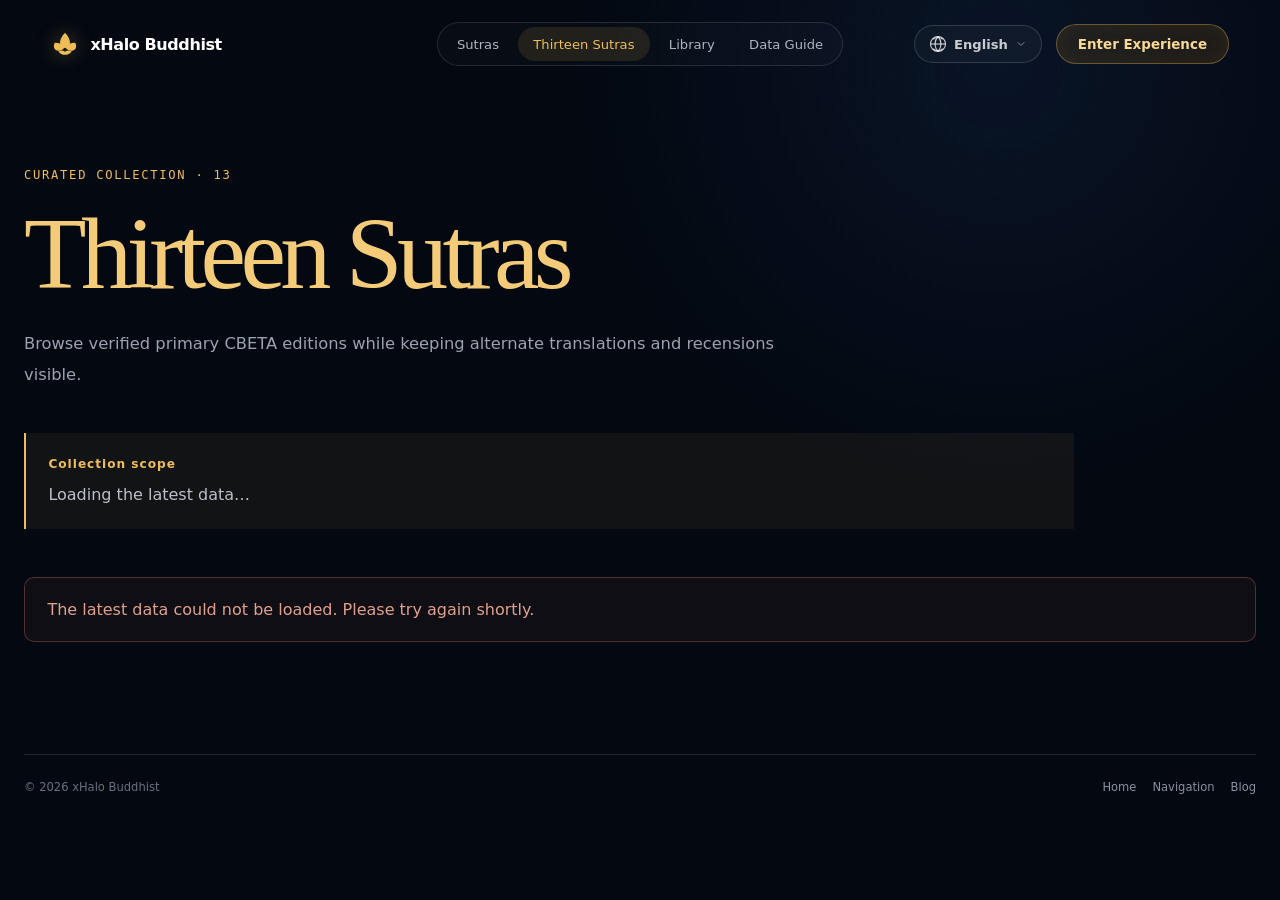
<file: thirteen/index.html>
<!doctype html>
<html lang="zh-Hans">
<head>
  <meta charset="utf-8">
  <meta name="viewport" content="width=device-width, initial-scale=1, viewport-fit=cover">
  <meta name="theme-color" content="#030811">
  <meta name="color-scheme" content="dark">

  <link rel="icon" href="/favicon.svg" type="image/svg+xml">
  <link rel="stylesheet" href="/content-pages.css?v=1.1.1">
  <title>佛教十三经 · xHalo Buddhist</title>
  <script src="/clarity.js" defer></script>

  <!-- SEO Multilingual alternates -->
  <link rel="canonical" href="https://fo.xhalo.co/thirteen/" />
  <link rel="alternate" hreflang="x-default" href="https://fo.xhalo.co/thirteen/" />
  <link rel="alternate" hreflang="zh-Hans" href="https://fo.xhalo.co/thirteen/?lang=zh-Hans" />
  <link rel="alternate" hreflang="zh-Hant" href="https://fo.xhalo.co/thirteen/?lang=zh-Hant" />
  <link rel="alternate" hreflang="ja" href="https://fo.xhalo.co/thirteen/?lang=ja" />
  <link rel="alternate" hreflang="ko" href="https://fo.xhalo.co/thirteen/?lang=ko" />
  <link rel="alternate" hreflang="vi" href="https://fo.xhalo.co/thirteen/?lang=vi" />
  <link rel="alternate" hreflang="th" href="https://fo.xhalo.co/thirteen/?lang=th" />
  <link rel="alternate" hreflang="id" href="https://fo.xhalo.co/thirteen/?lang=id" />
  <link rel="alternate" hreflang="ms" href="https://fo.xhalo.co/thirteen/?lang=ms" />
  <link rel="alternate" hreflang="my" href="https://fo.xhalo.co/thirteen/?lang=my" />
  <link rel="alternate" hreflang="km" href="https://fo.xhalo.co/thirteen/?lang=km" />
  <link rel="alternate" hreflang="lo" href="https://fo.xhalo.co/thirteen/?lang=lo" />
  <link rel="alternate" hreflang="en" href="https://fo.xhalo.co/thirteen/?lang=en" />
  <link rel="alternate" hreflang="es" href="https://fo.xhalo.co/thirteen/?lang=es" />
  <link rel="alternate" hreflang="fr" href="https://fo.xhalo.co/thirteen/?lang=fr" />
  <link rel="alternate" hreflang="de" href="https://fo.xhalo.co/thirteen/?lang=de" />
  <link rel="alternate" hreflang="it" href="https://fo.xhalo.co/thirteen/?lang=it" />
  <link rel="alternate" hreflang="pt" href="https://fo.xhalo.co/thirteen/?lang=pt" />
  <!-- End SEO Multilingual alternates -->
  <meta name="description" content="佛教十三经专题集合与经过验证的 CBETA 阅读入口。">
  <meta property="og:title" content="佛教十三经 · xHalo Buddhist" />
  <meta property="og:description" content="佛教十三经专题集合与经过验证的 CBETA 阅读入口。" />
  <meta property="og:type" content="website" />
  <meta property="og:site_name" content="xHalo Buddhist" />
  <meta property="og:locale" content="zh_CN" />
  <meta property="og:image" content="https://fo.xhalo.co/assets/og-buddhist-v1.jpg" />
  <meta property="og:image:type" content="image/jpeg" />
  <meta property="og:image:width" content="1200" />
  <meta property="og:image:height" content="630" />
  <meta property="og:image:alt" content="xHalo Buddhist" />
  <meta name="twitter:card" content="summary_large_image" />
  <meta name="twitter:title" content="佛教十三经 · xHalo Buddhist" />
  <meta name="twitter:description" content="佛教十三经专题集合与经过验证的 CBETA 阅读入口。" />
  <meta name="twitter:image" content="https://fo.xhalo.co/assets/og-buddhist-v1.jpg" />
  <meta name="twitter:image:alt" content="xHalo Buddhist" />
  <meta property="og:url" content="https://fo.xhalo.co/thirteen/" />
</head>
<body data-page="thirteen">
  <a class="skip-link" href="#main" data-copy="skip">跳到主要内容</a>
  <header class="site-header" data-header>
    <a class="brand" href="/" data-home-link aria-label="xHalo Buddhist 首页">
      <svg aria-hidden="true" class="brand-mark" viewBox="0 0 64 64"><path d="M32 6c7.2 8.2 11.2 15.1 11.2 22.1 0 7.2-5 13-11.2 13s-11.2-5.8-11.2-13C20.8 21.1 24.8 14.2 32 6Z"/><path d="M8.5 29.2c10.4.1 18.2 2.7 23.5 9-4.4 7.1-11.1 10.7-18.2 8.6-6.3-1.9-9.5-8.2-5.3-17.6Z"/><path d="M55.5 29.2c-10.4.1-18.2 2.7-23.5 9 4.4 7.1 11.1 10.7 18.2 8.6 6.3-1.9 9.5-8.2 5.3-17.6Z"/><path d="M16.7 48.4c6.4-2.1 11.5-1.9 15.3 1.2 3.8-3.1 8.9-3.3 15.3-1.2-4 6.1-9.1 8.4-15.3 8.4s-11.3-2.3-15.3-8.4Z"/></svg>
      <span>xHalo Buddhist</span>
    </a>
    <nav class="desktop-nav" aria-label="主导航">
      <a href="/#sutras" data-home-section data-copy="navSutras">佛典</a><a class="active" href="/thirteen/" data-lang-link data-copy="navThirteen">十三经</a><a href="/library/" data-lang-link data-copy="navLibrary">经典目录</a><a href="/data/" data-lang-link data-copy="navData">数据说明</a>
    </nav>
    <div class="header-right">
      <div class="lang-selector" id="langSelector">
        <button class="lang-btn" type="button" aria-haspopup="listbox" aria-expanded="false" aria-label="选择语言"><svg class="earth-icon" viewBox="0 0 24 24" width="18" height="18" aria-hidden="true"><circle cx="12" cy="12" r="10" stroke="currentColor" stroke-width="1.5" fill="none"/><path d="M12 2a15.3 15.3 0 0 1 4 10 15.3 15.3 0 0 1-4 10 15.3 15.3 0 0 1-4-10 15.3 15.3 0 0 1 4-10z" stroke="currentColor" stroke-width="1.5" fill="none"/><path d="M2 12h20" stroke="currentColor" stroke-width="1.5"/><path d="M5.6 5.6a10 10 0 0 1 12.8 0M5.6 18.4a10 10 0 0 0 12.8 0" stroke="currentColor" stroke-width="1.5" fill="none"/></svg><span class="current-lang-name">简体中文</span><svg class="arrow-icon" viewBox="0 0 24 24" width="12" height="12" aria-hidden="true"><path d="m6 9 6 6 6-6" fill="none" stroke="currentColor" stroke-width="2" stroke-linecap="round" stroke-linejoin="round"/></svg></button>
        <div class="lang-dropdown" role="listbox" id="langDropdown"><div class="lang-grid">
          <div class="lang-col"><div class="lang-col-title"><span>East Asia</span><span>东亚亚太</span></div><ul class="lang-list"><li role="option" data-value="zh-Hans" tabindex="0">简体中文</li><li role="option" data-value="zh-Hant" tabindex="0">繁體中文</li><li role="option" data-value="ja" tabindex="0">日本語</li><li role="option" data-value="ko" tabindex="0">한국어</li></ul></div>
          <div class="lang-col"><div class="lang-col-title"><span>Southeast Asia</span><span>东南亚</span></div><ul class="lang-list"><li role="option" data-value="vi" tabindex="0">Tiếng Việt</li><li role="option" data-value="th" tabindex="0">ไทย</li><li role="option" data-value="id" tabindex="0">Bahasa Indonesia</li><li role="option" data-value="ms" tabindex="0">Bahasa Melayu</li><li role="option" data-value="my" tabindex="0">မြန်မာ</li><li role="option" data-value="km" tabindex="0">ភាសាខ្មែរ</li><li role="option" data-value="lo" tabindex="0">ພາສາລາວ</li></ul></div>
          <div class="lang-col"><div class="lang-col-title"><span>Europe &amp; Global</span><span>欧美全球</span></div><ul class="lang-list"><li role="option" data-value="en" tabindex="0">English</li><li role="option" data-value="es" tabindex="0">Español</li><li role="option" data-value="fr" tabindex="0">Français</li><li role="option" data-value="de" tabindex="0">Deutsch</li><li role="option" data-value="it" tabindex="0">Italiano</li><li role="option" data-value="pt" tabindex="0">Português</li></ul></div>
        </div></div>
      </div>
      <a class="header-cta" href="https://foread.xhalo.co/zh-Hans/read/cbeta/T08n0251/lzh-Hant/cbeta" data-reader-entry data-copy="enter">进入体验</a>
      <button class="menu-button" data-menu-button type="button" aria-controls="mobile-menu" aria-expanded="false" aria-label="打开菜单"><span></span><span></span></button>
    </div>
    <nav class="mobile-menu" data-mobile-menu id="mobile-menu" aria-label="移动端导航"><a href="/#sutras" data-home-section data-copy="navSutras">佛典</a><a class="active" href="/thirteen/" data-lang-link data-copy="navThirteen">十三经</a><a href="/library/" data-lang-link data-copy="navLibrary">经典目录</a><a href="/data/" data-lang-link data-copy="navData">数据说明</a><a class="mobile-cta" href="https://foread.xhalo.co/zh-Hans/read/cbeta/T08n0251/lzh-Hant/cbeta" data-reader-entry data-copy="enter">进入体验</a></nav>
  </header>
  <main id="main" class="content-shell">
    <header class="page-intro"><p class="eyebrow">CURATED COLLECTION · 13</p><h1 data-copy="thirteenTitle">佛教十三经</h1><p data-copy="thirteenIntro">从可靠的典籍家族中选择经核验的 CBETA 主版本，并保留其他译本与异本信息。</p></header>
    <aside class="scope-note"><strong data-copy="scopeTitle">收录范围</strong><p data-scope data-copy="loading">正在读取最新数据…</p></aside>
    <ol class="collection-list" data-thirteen-list aria-live="polite"><li class="skeleton"></li><li class="skeleton"></li><li class="skeleton"></li></ol>
    <p class="contract-note" data-contract></p>
  </main>
  <footer class="content-footer"><p>© 2026 xHalo Buddhist</p><nav><a href="https://xhalo.co/" data-copy="home">主页</a><a href="https://ai.xhalo.co/" data-copy="navigation">导航</a><a href="https://ranbeis.com/" data-copy="blog">博客</a></nav></footer>
  <script src="/content-pages.js?v=1.3.2" defer></script>
  <script src="/account-controls.js?v=2" defer></script>
</body>
</html>
</file>
<file: styles-v8-8.1.7.css>
:root {
  --ink: #f8f4e9;
  --muted: #a9afbc;
  --gold: #efbd58;
  --gold-deep: #9e6818;
  --night: #030811;
  --panel: rgba(11, 18, 31, 0.72);
  --line: rgba(255, 255, 255, 0.13);
  --mx: 68%;
  --my: 38%;
}

* { box-sizing: border-box; }
html { scroll-behavior: smooth; background: var(--night); }
body {
  margin: 0;
  overflow-x: hidden;
  background: var(--night);
  color: var(--ink);
  font-family: Inter, ui-sans-serif, system-ui, -apple-system, BlinkMacSystemFont, "Segoe UI", "PingFang SC", "Microsoft YaHei", sans-serif;
  text-rendering: optimizeLegibility;
}
a { color: inherit; }
button, a { -webkit-tap-highlight-color: transparent; }
button { font: inherit; }

.skip-link {
  position: fixed;
  top: 0.75rem;
  left: 0.75rem;
  z-index: 999;
  transform: translateY(-180%);
  padding: 0.65rem 1rem;
  border-radius: 999px;
  background: #fff;
  color: #111;
  transition: transform 180ms ease;
}
.skip-link:focus { transform: translateY(0); }

.site-header {
  position: fixed;
  inset: 0 0 auto;
  z-index: 100;
  display: grid;
  grid-template-columns: 1fr auto 1fr;
  align-items: center;
  height: 88px;
  padding: 0 clamp(1.25rem, 4vw, 4.5rem);
  transition: background 260ms ease, border-color 260ms ease, height 260ms ease;
}
.site-header.scrolled {
  height: 72px;
  border-bottom: 1px solid rgba(255,255,255,.08);
  background: rgba(3, 8, 17, .78);
  backdrop-filter: blur(18px) saturate(125%);
}
.brand {
  display: inline-flex;
  align-items: center;
  justify-self: start;
  gap: .7rem;
  width: max-content;
  color: #fff;
  font-weight: 650;
  letter-spacing: -.025em;
  text-decoration: none;
}
.brand-mark { width: 28px; height: 28px; fill: var(--gold); filter: drop-shadow(0 0 10px rgba(239,189,88,.35)); }
.desktop-nav {
  display: flex;
  align-items: center;
  gap: .25rem;
  padding: .25rem;
  border: 1px solid var(--line);
  border-radius: 999px;
  background: rgba(255,255,255,.02);
}
.desktop-nav a {
  padding: .62rem .95rem;
  border-radius: 999px;
  color: #aeb4bf;
  font-size: .82rem;
  text-decoration: none;
  white-space: nowrap;
  transition: color 180ms ease, background 180ms ease;
}
.desktop-nav a:hover, .desktop-nav a.active {
  background: rgba(239,189,88,.11);
  color: var(--gold);
}
.header-cta {
  justify-self: end;
  padding: .72rem 1.3rem;
  border: 1px solid rgba(239,189,88,.35);
  border-radius: 999px;
  background: rgba(162,104,23,.16);
  color: #f7d894;
  font-size: .84rem;
  font-weight: 650;
  text-decoration: none;
  box-shadow: inset 0 0 22px rgba(239,189,88,.05);
  transition: transform 180ms ease, background 180ms ease;
}
.header-cta:hover { transform: translateY(-2px); background: rgba(162,104,23,.28); }
.menu-button, .mobile-menu { display: none; }

.hero {
  position: relative;
  min-height: 100svh;
  height: 100dvh;
  overflow: hidden;
  isolation: isolate;
  background:
    radial-gradient(circle at 73% 45%, rgba(113,72,25,.22), transparent 34%),
    radial-gradient(circle at 22% 32%, rgba(19,47,93,.20), transparent 31%),
    linear-gradient(110deg, #02060d 0%, #040b18 48%, #030711 100%);
}
.star-field {
  position: absolute;
  inset: 0;
  z-index: -6;
  opacity: .9;
  background-image:
    radial-gradient(circle, rgba(255,231,174,.92) 0 1px, transparent 1.4px),
    radial-gradient(circle, rgba(167,204,255,.7) 0 1px, transparent 1.5px),
    radial-gradient(circle, rgba(255,255,255,.45) 0 .7px, transparent 1px);
  background-size: 157px 149px, 239px 211px, 83px 97px;
  background-position: 12px 17px, 58px 31px, 27px 48px;
  mask-image: linear-gradient(to right, #000, rgba(0,0,0,.78));
}
.aurora {
  position: absolute;
  z-index: -5;
  width: 58vw;
  height: 28vw;
  border-radius: 50%;
  filter: blur(70px);
  opacity: .18;
  transform: rotate(-20deg);
  pointer-events: none;
}
.aurora-one { top: 4%; right: 4%; background: #345aa1; }
.aurora-two { right: 18%; bottom: -12%; background: #c1762e; opacity: .12; }

.hero-art {
  position: absolute;
  z-index: -3;
  top: 0;
  right: -2vw;
  width: min(65vw, 990px);
  height: 100%;
  transform: translate3d(var(--art-x, 0), var(--art-y, 0), 0) scale(1.045);
  transform-origin: 60% 46%;
  will-change: transform;
}
.hero-art picture, .hero-art img { display: block; width: 100%; height: 100%; }
.hero-art img {
  object-fit: cover;
  object-position: center;
  filter: saturate(1.04) contrast(1.02);
  -webkit-mask-image: linear-gradient(to right, transparent 0, rgba(0,0,0,.08) 4%, #000 24%, #000 92%, transparent 100%);
  mask-image: linear-gradient(to right, transparent 0, rgba(0,0,0,.08) 4%, #000 24%, #000 92%, transparent 100%);
}
.art-bloom {
  position: absolute;
  inset: 5% 8% 12% 8%;
  z-index: -1;
  border-radius: 50%;
  background: radial-gradient(circle at 51% 40%, rgba(255,205,104,.28), rgba(208,116,32,.06) 37%, transparent 68%);
  filter: blur(32px);
  animation: breathe 5.8s ease-in-out infinite;
}
.cursor-light {
  position: absolute;
  inset: 0;
  z-index: -2;
  pointer-events: none;
  background: radial-gradient(460px circle at var(--mx) var(--my), rgba(248,196,94,.10), transparent 68%);
}
.hero-vignette {
  position: absolute;
  inset: 0;
  z-index: 2;
  pointer-events: none;
  background:
    linear-gradient(to right, rgba(2,6,13,.96) 0%, rgba(2,6,13,.83) 31%, rgba(2,6,13,.25) 55%, rgba(2,6,13,.04) 77%),
    linear-gradient(to top, rgba(1,4,9,.66), transparent 36%);
}
#petal-canvas {
  position: absolute;
  inset: 0;
  z-index: 3;
  width: 100%;
  height: 100%;
  pointer-events: none;
}

.hero-content {
  position: relative;
  z-index: 10;
  display: flex;
  flex-direction: column;
  justify-content: center;
  width: min(47rem, 52vw);
  height: 100%;
  padding: 8rem 0 5rem clamp(2rem, 7vw, 7.2rem);
}
.eyebrow {
  display: flex;
  align-items: center;
  gap: .8rem;
  margin: 0 0 1.4rem;
  color: #d4a74c;
  font-size: .83rem;
  font-weight: 600;
  letter-spacing: .22em;
}
.eyebrow span { width: 2rem; height: 1px; background: linear-gradient(to right, transparent, var(--gold)); }
.hero h1 {
  margin: 0;
  font-family: "Songti SC", "STSong", "Noto Serif CJK SC", Georgia, serif;
  font-weight: 400;
  font-size: clamp(4rem, 6.6vw, 7rem);
  line-height: .98;
  letter-spacing: -.07em;
  text-shadow: 0 10px 45px rgba(0,0,0,.38);
}
.hero h1 span, .hero h1 em { display: block; font-style: normal; }
.hero h1 span { color: #f5f0e5; }
.hero h1 em {
  margin-top: .2em;
  color: transparent;
  background: linear-gradient(100deg, #f6d67e 0%, #d79a35 55%, #f7db8c 100%);
  -webkit-background-clip: text;
  background-clip: text;
  filter: drop-shadow(0 7px 24px rgba(208,134,31,.18));
}
.hero-lead {
  max-width: 36rem;
  margin: 2rem 0 0;
  color: rgba(226,230,238,.68);
  font-size: clamp(.98rem, 1.2vw, 1.14rem);
  line-height: 1.9;
}
.hero-actions { display: flex; flex-wrap: wrap; gap: .9rem; margin-top: 2rem; }
.button {
  display: inline-flex;
  align-items: center;
  justify-content: center;
  gap: .7rem;
  min-height: 48px;
  padding: .82rem 1.45rem;
  border: 1px solid transparent;
  border-radius: 999px;
  font-size: .9rem;
  font-weight: 650;
  text-decoration: none;
  transition: transform 180ms ease, background 180ms ease, border-color 180ms ease, box-shadow 180ms ease;
}
.button svg { width: 18px; height: 18px; fill: none; stroke: currentColor; stroke-width: 1.8; }
.button:hover { transform: translateY(-2px); }
.button-primary {
  background: linear-gradient(110deg, #f4c969, #d8942c);
  color: #221304;
  box-shadow: 0 14px 40px rgba(216,148,44,.22);
}
.button-primary:hover { box-shadow: 0 18px 50px rgba(216,148,44,.34); }
.button-secondary {
  border-color: rgba(255,255,255,.2);
  background: rgba(8,13,23,.42);
  color: rgba(255,255,255,.82);
  backdrop-filter: blur(10px);
}
.button-secondary:hover { border-color: rgba(239,189,88,.45); background: rgba(15,21,33,.67); }

.scroll-hint {
  position: absolute;
  z-index: 11;
  left: clamp(2rem, 7vw, 7.2rem);
  bottom: max(1.6rem, env(safe-area-inset-bottom));
  display: flex;
  flex-direction: column;
  align-items: flex-start;
  gap: .5rem;
  color: rgba(255,255,255,.52);
  font-size: .72rem;
  letter-spacing: .08em;
  text-decoration: none;
}
.scroll-hint svg { width: 20px; fill: none; stroke: var(--gold); stroke-width: 1.4; animation: drift-down 1.8s ease-in-out infinite; }
.side-progress {
  position: absolute;
  z-index: 12;
  right: clamp(1rem, 2.5vw, 2.6rem);
  top: 43%;
  display: flex;
  flex-direction: column;
  align-items: center;
  gap: 1.2rem;
}
.side-progress::before { content: ""; position: absolute; top: 0; bottom: 3rem; width: 1px; background: rgba(255,255,255,.22); }
.side-progress i { position: relative; z-index: 1; width: 7px; height: 7px; border-radius: 50%; background: #d7dbe4; }
.side-progress i:first-child { width: 9px; height: 9px; background: var(--gold); box-shadow: 0 0 18px rgba(239,189,88,.7); }
.side-progress span { margin-top: .2rem; color: rgba(255,255,255,.35); font-size: .56rem; letter-spacing: .38em; writing-mode: vertical-rl; }

.section {
  position: relative;
  padding: clamp(5rem, 10vw, 9rem) clamp(1.4rem, 7vw, 7.2rem);
  background: #050a12;
}
.section-intro { border-top: 1px solid rgba(255,255,255,.07); }
.section-kicker { margin-bottom: 1.25rem; color: var(--gold); font-size: .8rem; letter-spacing: .2em; }
.section h2 {
  max-width: 60rem;
  margin: 0;
  font-family: "Songti SC", "STSong", "Noto Serif CJK SC", Georgia, serif;
  font-size: clamp(2rem, 4.2vw, 4.6rem);
  font-weight: 400;
  line-height: 1.24;
  letter-spacing: -.045em;
}
.section-intro > p { max-width: 48rem; margin: 1.5rem 0 0; color: var(--muted); line-height: 1.8; }
.feature-grid {
  display: grid;
  grid-template-columns: repeat(3, minmax(0, 1fr));
  gap: 1rem;
  margin-top: 4rem;
}
.feature-card {
  min-height: 260px;
  padding: 1.6rem;
  border: 1px solid var(--line);
  border-radius: 22px;
  background: linear-gradient(145deg, rgba(255,255,255,.055), rgba(255,255,255,.018));
  box-shadow: inset 0 1px 0 rgba(255,255,255,.04);
}
.feature-card > span { color: #8d7240; font-family: ui-monospace, SFMono-Regular, Menlo, monospace; font-size: .75rem; }
.feature-card h3 { margin: 5rem 0 .8rem; font-size: 1.35rem; }
.feature-card p { margin: 0; color: var(--muted); line-height: 1.75; }
.section-quote {
  display: flex;
  min-height: 68vh;
  flex-direction: column;
  align-items: center;
  justify-content: center;
  text-align: center;
  background:
    radial-gradient(circle at 50% 45%, rgba(193,122,30,.18), transparent 28%),
    #03070e;
}
.quote-mark { height: 4rem; color: rgba(239,189,88,.35); font-family: Georgia, serif; font-size: 7rem; line-height: 1; }
blockquote { margin: 1rem 0; font-family: "Songti SC", "STSong", serif; font-size: clamp(2.2rem, 5vw, 5.2rem); font-weight: 400; }
.section-quote p { margin: .3rem 0 2.2rem; color: var(--muted); }
footer {
  display: flex;
  align-items: center;
  justify-content: space-between;
  padding: 2rem clamp(1.4rem, 7vw, 7.2rem);
  border-top: 1px solid rgba(255,255,255,.08);
  background: #02050a;
  color: rgba(255,255,255,.45);
  font-size: .8rem;
}
.footer-brand { color: rgba(255,255,255,.72); }
.footer-brand .brand-mark { width: 22px; height: 22px; }

@keyframes breathe { 0%,100% { opacity:.72; transform:scale(.96); } 50% { opacity:1; transform:scale(1.04); } }
@keyframes drift-down { 0%,100% { transform:translateY(0); } 50% { transform:translateY(7px); } }

@media (max-width: 1000px) {
  .site-header { grid-template-columns: 1fr auto; }
  .desktop-nav, .header-cta { display: none; }
  .menu-button {
    display: grid;
    place-content: center;
    justify-self: end;
    gap: 6px;
    width: 42px;
    height: 42px;
    border: 1px solid rgba(255,255,255,.14);
    border-radius: 50%;
    background: rgba(3,8,17,.35);
    color: #fff;
  }
  .menu-button span { display:block; width:18px; height:1px; background:currentColor; transition:transform 180ms ease; }
  .menu-button[aria-expanded="true"] span:first-child { transform: translateY(3.5px) rotate(45deg); }
  .menu-button[aria-expanded="true"] span:last-child { transform: translateY(-3.5px) rotate(-45deg); }
  .mobile-menu {
    position: absolute;
    top: calc(100% + .7rem);
    right: 1.25rem;
    display: grid;
    width: min(280px, calc(100vw - 2.5rem));
    padding: .7rem;
    border: 1px solid rgba(255,255,255,.12);
    border-radius: 20px;
    background: rgba(4,9,17,.94);
    box-shadow: 0 24px 70px rgba(0,0,0,.45);
    backdrop-filter: blur(18px);
    opacity: 0;
    visibility: hidden;
    transform: translateY(-8px) scale(.98);
    transition: opacity 180ms ease, visibility 180ms ease, transform 180ms ease;
  }
  .mobile-menu.open { opacity:1; visibility:visible; transform:none; }
  .mobile-menu a { padding:.85rem 1rem; border-radius:12px; color:rgba(255,255,255,.76); text-decoration:none; }
  .mobile-menu a:hover { background:rgba(255,255,255,.06); color:#fff; }
  .mobile-menu .mobile-cta { margin-top:.35rem; background:linear-gradient(110deg,#f4c969,#d8942c); color:#261504; text-align:center; font-weight:700; }
}

@media (max-width: 759px) {
  .site-header { height: 72px; padding: 0 1rem; }
  .brand { font-size: .9rem; }
  .brand-mark { width: 24px; height: 24px; }
  .hero { min-height: 100svh; height: auto; padding-bottom: max(2rem, env(safe-area-inset-bottom)); }
  .hero-art {
    top: 0;
    right: 0;
    width: 100%;
    height: 78svh;
    transform: translate3d(var(--art-x, 0), var(--art-y, 0), 0) scale(1.025);
  }
  .hero-art img {
    object-position: center top;
    -webkit-mask-image: linear-gradient(to bottom, #000 0%, #000 63%, rgba(0,0,0,.65) 75%, transparent 100%);
    mask-image: linear-gradient(to bottom, #000 0%, #000 63%, rgba(0,0,0,.65) 75%, transparent 100%);
  }
  .hero-vignette {
    background:
      linear-gradient(to bottom, rgba(2,6,13,.08) 0%, rgba(2,6,13,.08) 42%, rgba(2,6,13,.72) 65%, #02060d 82%),
      linear-gradient(to right, rgba(2,6,13,.18), transparent 55%);
  }
  .cursor-light, .side-progress { display: none; }
  .hero-content {
    justify-content: flex-end;
    width: 100%;
    min-height: 100svh;
    height: auto;
    padding: 64svh 1.2rem 5.8rem;
  }
  .eyebrow { margin-bottom:.9rem; font-size:.68rem; letter-spacing:.16em; }
  .hero h1 { font-size: clamp(3rem, 16vw, 4.8rem); line-height: .96; }
  .hero-lead { margin-top:1.2rem; font-size:.9rem; line-height:1.75; }
  .hero-actions { gap:.65rem; margin-top:1.35rem; }
  .button { min-height:44px; padding:.72rem 1.1rem; font-size:.8rem; }
  .scroll-hint { left:1.25rem; bottom:1.1rem; font-size:.62rem; }
  .section { padding:5rem 1.2rem; }
  .feature-grid { grid-template-columns:1fr; margin-top:2.5rem; }
  .feature-card { min-height:210px; }
  .feature-card h3 { margin-top:3.2rem; }
  footer { align-items:flex-start; flex-direction:column; gap:1rem; }
}

@media (prefers-reduced-motion: reduce) {
  html { scroll-behavior: auto; }
  *, *::before, *::after { animation-duration: .001ms !important; animation-iteration-count: 1 !important; transition-duration: .001ms !important; }
  #petal-canvas { display:none; }
  .hero-art { transform:none !important; }
}

/* Rotating aureole overlay -------------------------------------------------
   The detailed Buddha remains a lightweight pre-rendered WebP. These two
   transparent SVG annuli add real motion without loading a 3D model, video,
   or another raster asset. Only transform/opacity are animated. */
.rotating-halo {
  position: absolute;
  z-index: 2;
  left: 50%;
  top: 30.2%;
  width: min(42vw, 62vh);
  aspect-ratio: 1;
  transform: translate(-50%, -50%);
  border-radius: 50%;
  pointer-events: none;
  isolation: isolate;
  opacity: .78;
  /* `contain: layout paint` and `mix-blend-mode: screen` used to sit here and together were the
     single biggest cost on this page: with both present the hero rendered at 30fps, and removing
     BOTH (either one alone changed nothing) took it to a solid 60fps -- measured repeatedly at
     1512x900, dpr 2, with styles applied before first render. The combination appears to force
     this large element through a non-accelerated compositing path every frame, whether or not
     the rings are actually rotating -- pausing the animation did not help, and neither did
     dropping the SVG blur filters or the mask.
     Dropping `screen` is visually safe here specifically because the backdrop behind the rings is
     nearly black, where screen and normal compositing converge: a frozen-angle pixel comparison
     of the two put the mean difference at 0.63/255 with only 0.51% of pixels differing by more
     than 8/255. If the aureole ever moves over a bright backdrop, revisit this rather than
     assuming it still holds. */
  /* Keep the overlay in the aureole band so no animated line crosses the face. */
  -webkit-mask-image: radial-gradient(circle, transparent 0 51%, #000 58% 100%);
  mask-image: radial-gradient(circle, transparent 0 51%, #000 58% 100%);
}
.halo-disc {
  position: absolute;
  inset: 0;
  width: 100%;
  height: 100%;
  overflow: visible;
  transform-origin: 50% 50%;
  will-change: transform;
}
.halo-stroke {
  fill: none;
  stroke: rgba(255, 205, 101, .76);
  stroke-linecap: round;
  stroke-linejoin: round;
  vector-effect: non-scaling-stroke;
}
.halo-stroke-inner { stroke: rgba(255, 232, 162, .58); }
.halo-disc-outer { animation: halo-rotate-clockwise 54s linear infinite; }
.halo-disc-inner { animation: halo-rotate-counter 37s linear infinite; }
.rotating-halo::before,
.rotating-halo::after {
  content: "";
  position: absolute;
  inset: 8%;
  border-radius: 50%;
  pointer-events: none;
}
.rotating-halo::before {
  border: 1px solid rgba(255, 212, 116, .34);
  box-shadow:
    0 0 10px rgba(255, 208, 105, .24),
    inset 0 0 12px rgba(255, 222, 146, .14);
}
.rotating-halo::after {
  inset: 23%;
  border: 1px dashed rgba(255, 237, 181, .28);
  animation: halo-rotate-counter 25s linear infinite;
}
.motion-paused .halo-disc,
.motion-paused .rotating-halo::after { animation-play-state: paused; }

@keyframes halo-rotate-clockwise {
  to { transform: rotate(360deg); }
}
@keyframes halo-rotate-counter {
  to { transform: rotate(-360deg); }
}

@media (max-width: 759px) {
  .rotating-halo {
    top: 31.2%;
    width: 82vw;
    opacity: .68;
    -webkit-mask-image: radial-gradient(circle, transparent 0 53%, #000 60% 100%);
    mask-image: radial-gradient(circle, transparent 0 53%, #000 60% 100%);
  }
  .halo-disc-outer { animation-duration: 66s; }
  .halo-disc-inner { animation-duration: 46s; }
}

@media (prefers-reduced-motion: reduce) {
  .halo-disc,
  .rotating-halo::after { animation: none !important; }
  .rotating-halo { opacity: .52; }
}


/* v7 — unified max-width scene and independent visual layers ----------------
   The ambient hero remains full-bleed so ultra-wide displays never expose a
   hard vertical boundary. All art, copy and controls live inside a centered
   1920px frame. River, aureole backdrop and Buddha/lotus foreground are
   independent assets and share one responsive coordinate system. */
:root {
  --page-max: 1920px;
  --content-max: 1440px;
  --frame-gutter: clamp(1.25rem, 4vw, 4.5rem);
}

body {
  background: #030811;
}

.site-header {
  left: 50%;
  right: auto;
  width: min(100%, var(--page-max));
  max-width: var(--page-max);
  transform: translateX(-50%);
}

.hero {
  width: 100%;
  max-width: none;
  margin: 0;
  background:
    radial-gradient(circle at 71% 38%, rgba(43, 72, 126, .20), transparent 32%),
    radial-gradient(circle at 74% 72%, rgba(154, 91, 31, .13), transparent 31%),
    radial-gradient(circle at 16% 28%, rgba(12, 38, 76, .18), transparent 34%),
    linear-gradient(110deg, #02060d 0%, #040b18 48%, #030711 100%);
}

.hero-frame {
  position: relative;
  width: min(100%, var(--page-max));
  max-width: var(--page-max);
  height: 100%;
  margin-inline: auto;
}

.hero-stage {
  position: absolute;
  inset: 0;
  z-index: 1;
  overflow: hidden;
  pointer-events: none;
}

/* Continuous procedural water remains beneath the photographic river layer,
   filling its feathered edges and the outer portion of ultra-wide screens. */
.hero-stage .water-plane {
  position: absolute;
  z-index: 0;
  left: 0;
  right: 0;
  bottom: 0;
  height: clamp(230px, 34vh, 390px);
  overflow: hidden;
  background:
    radial-gradient(ellipse at 68% 112%, rgba(231, 151, 42, .25), transparent 43%),
    radial-gradient(ellipse at 27% 110%, rgba(218, 143, 42, .14), transparent 46%),
    linear-gradient(to bottom, rgba(3, 10, 20, 0), rgba(4, 13, 24, .58) 28%, #030811 100%);
  -webkit-mask-image: linear-gradient(to bottom, transparent 0%, rgba(0,0,0,.5) 22%, #000 52% 100%);
  mask-image: linear-gradient(to bottom, transparent 0%, rgba(0,0,0,.5) 22%, #000 52% 100%);
}
/* The procedural water-shimmer overlay that used to live here (.hero-stage .water-plane::before:
   two stacked gradients under blur(.35px) and a perspective/rotateX transform) has been removed.

   It cost roughly half the frame budget on a normal desktop: at 1920x1080 the hero rendered at
   30fps with it and 60fps without, and it was one of only two elements heavy enough to matter --
   no promotion trick recovered it (will-change, translateZ(0), contain:paint,
   content-visibility, or dropping either the blur or the transform all left it at 30fps; only
   removing it helped). That cost bought almost nothing visible: its gradients are ~6-11% alpha
   at .48 opacity over an already-detailed photographic river, and a frozen-frame pixel
   comparison with and without it came out at a mean difference of 0.067/255, with only 0.01% of
   pixels differing by more than 4/255.

   If the texture is wanted back, add it as a pre-rendered WebP layered over .water-plane rather
   than as live gradients+blur+3D transform -- a static image composites cheaply, which is the
   whole problem with rasterizing this stack every frame. */

.river-background {
  position: absolute;
  z-index: 1;
  left: 50%;
  bottom: 0;
  display: block;
  width: 100%;
  height: auto;
  transform: translateX(-50%);
  pointer-events: none;
  filter: saturate(1.035) contrast(1.015);
}
.river-background img {
  display: block;
  width: 100%;
  height: auto;
}

/* Buddha group: static star/mandala backdrop -> rotating SVG aureole ->
   clean transparent Buddha and lotus foreground. */
.buddha-group {
  position: absolute;
  z-index: 3;
  right: 4.5%;
  bottom: -1.5%;
  width: min(61%, 102dvh, 1125px);
  aspect-ratio: 900 / 850;
  transform: translate3d(var(--art-x, 0), var(--art-y, 0), 0);
  transform-origin: 58% 46%;
  will-change: transform;
  isolation: isolate;
}
.buddha-backdrop,
.buddha-foreground {
  position: absolute;
  inset: 0;
  display: block;
  width: 100%;
  height: 100%;
  object-fit: fill;
  pointer-events: none;
}
.buddha-backdrop { z-index: 0; }
.buddha-foreground {
  z-index: 3;
  filter: saturate(1.035) contrast(1.015) drop-shadow(0 0 10px rgba(243,184,75,.08));
}
.buddha-group .rotating-halo {
  z-index: 2;
  top: 30.2%;
  width: 72%;
}
.buddha-group .art-bloom {
  z-index: 1;
  inset: 7% 7% 8%;
}

#water-canvas,
#petal-canvas {
  left: 50%;
  right: auto;
  width: min(100%, var(--page-max));
  max-width: var(--page-max);
  transform: translateX(-50%);
}
#water-canvas {
  position: absolute;
  /* Bottom-anchored: app.js sizes this canvas to just the bottom strip the glints and fireflies
     actually occupy (see WATER_STRIP) rather than the full hero, so it must not be pinned to the
     top. Its height comes from the inline style app.js sets. */
  top: auto;
  bottom: 0;
  z-index: 6;
  pointer-events: none;
}
#petal-canvas { z-index: 8; }

.hero-vignette {
  z-index: 7;
  background:
    linear-gradient(to right, rgba(2,6,13,.97) 0%, rgba(2,6,13,.84) 29%, rgba(2,6,13,.28) 52%, rgba(2,6,13,.03) 76%),
    linear-gradient(to top, rgba(1,4,9,.48), transparent 34%);
}

.hero-content {
  z-index: 10;
  width: min(47rem, 50%);
  padding-left: clamp(2rem, 5.6vw, 6.7rem);
}

/* The cue is a real absolutely positioned page element. It is no longer baked
   into the river image and therefore stays crisp and aligned at every width. */
.scroll-hint {
  left: clamp(2rem, 5.6vw, 6.7rem);
  bottom: max(1.35rem, env(safe-area-inset-bottom));
  z-index: 12;
}
.side-progress {
  right: clamp(1rem, 2.3vw, 2.75rem);
}

/* Section backgrounds remain full-width; actual page content is capped and
   centered on screens two and three. */
.section {
  width: 100%;
  padding-inline: clamp(1.4rem, 4.5vw, 5rem);
}
.section-inner {
  width: min(100%, var(--content-max));
  margin-inline: auto;
}
.section-intro .section-inner > p {
  max-width: 48rem;
  margin: 1.5rem 0 0;
  color: var(--muted);
  line-height: 1.8;
}
.section-quote {
  display: block;
  min-height: 68vh;
}
.section-quote .section-inner {
  min-height: 68vh;
  display: flex;
  flex-direction: column;
  align-items: center;
  justify-content: center;
  text-align: center;
}
footer {
  display: block;
  padding-inline: clamp(1.4rem, 4.5vw, 5rem);
}
.footer-inner {
  display: flex;
  align-items: center;
  justify-content: space-between;
  width: min(100%, var(--content-max));
  margin-inline: auto;
}
.home-footer {
  display: grid;
  grid-template-columns: 1fr auto;
  align-items: center;
  gap: 1rem;
  width: min(calc(100% - 3rem), var(--content-max));
  min-height: 64px;
  margin-inline: auto;
  padding: 0;
  border-top: 1px solid var(--line);
  background: transparent;
  color: #69717e;
  font-size: 0.72rem;
}
.home-footer p { margin: 0; }
.home-footer nav { display: flex; gap: 1rem; }
.home-footer a { color: #89919d; text-decoration: none; }
.home-footer a:hover { color: var(--gold); }

@media (min-width: 1921px) {
  /* The scene stops growing at 1920px, while ambient gradients continue across
     the viewport. Feathered river/backdrop edges prevent a visible boundary. */
  .hero {
    box-shadow: inset 0 0 190px rgba(0,0,0,.18);
  }
}

@media (max-width: 1180px) {
  .buddha-group {
    right: -2%;
    width: min(66%, 101dvh, 950px);
  }
  .hero-content { width: 52%; }
}

@media (max-width: 759px) {
  .site-header { width: 100%; }
  .hero-frame { width: 100%; }
  .hero-stage { inset: 0; }
  .hero-stage .water-plane,
  .river-background,
  #water-canvas { display: none; }

  .buddha-group {
    top: 3.5svh;
    right: auto;
    bottom: auto;
    left: 50%;
    width: min(142vw, 620px);
    transform: translate3d(calc(-50% + var(--art-x, 0)), var(--art-y, 0), 0);
  }
  .buddha-group .rotating-halo {
    top: 30.2%;
    width: 72%;
  }
  .hero-content {
    width: 100%;
    min-height: 100svh;
    height: auto;
    padding: 61svh 1.2rem 5.8rem;
  }
  .scroll-hint {
    left: 1.2rem;
    bottom: max(1rem, env(safe-area-inset-bottom));
  }
  #petal-canvas { width: 100%; }
  .section { padding-inline: 1.2rem; }
  .footer-inner {
    align-items: flex-start;
    flex-direction: column;
    gap: 1rem;
  }
  .home-footer {
    grid-template-columns: 1fr;
    gap: 0.3rem;
    width: min(calc(100% - 2rem), var(--content-max));
    padding: 1rem 0;
  }
  .home-footer nav { justify-content: flex-start; }
}

@media (prefers-reduced-motion: reduce) {
  .buddha-group { transform: none !important; }
  #water-canvas { display: none; }
}

/* v7.1 mobile centering correction */
@media (max-width: 759px) {
  .buddha-group {
    width: min(132vw, 580px);
    transform: translateX(-50%) translate3d(var(--art-x, 0px), var(--art-y, 0px), 0);
  }
}

/* v7.2 soften the baked centre of the source river beneath the independent
   Buddha group without punching a transparent hole into the water. */
.river-background::after {
  content: "";
  position: absolute;
  inset: 0;
  pointer-events: none;
  background:
    radial-gradient(ellipse 34% 72% at 58% 8%, rgba(3,8,17,.94) 0%, rgba(3,8,17,.78) 34%, rgba(3,8,17,.26) 62%, transparent 82%);
}

/* v7.3 final river composition: left-bank river/lotus photography only.
   The centre and right water are procedural, so no baked Buddha base or sound
   control can reappear beneath the independent foreground group. */
.river-background::after { display: none; }
/* v8 — colour-aware aureole backdrop blending.
   The raster backdrop is preprocessed into a light-bearing RGBA layer: dark
   rectangular pixels are removed, luminous mandala/nebula detail is retained,
   and the outer alpha is feathered broadly. It therefore blends into the page
   background without exposing the source image bounds. */
.buddha-group::before {
  content: "";
  position: absolute;
  z-index: -1;
  inset: 1% -3% 7%;
  pointer-events: none;
  border-radius: 50%;
  background:
    radial-gradient(ellipse 54% 50% at 52% 40%, rgba(55,82,128,.14) 0%, rgba(24,47,84,.075) 42%, rgba(8,17,31,.02) 66%, transparent 82%),
    radial-gradient(ellipse 38% 43% at 51% 43%, rgba(225,151,48,.07) 0%, rgba(155,91,26,.028) 46%, transparent 74%);
  filter: blur(18px);
}
.buddha-backdrop {
  opacity: 1;
  mix-blend-mode: normal;
  -webkit-mask-image: none;
  mask-image: none;
  filter: saturate(1.045) contrast(1.018) brightness(1.012);
}
.buddha-foreground { mix-blend-mode: normal; }

/* Language Selector Dropdown Styles */
.header-right {
  display: flex;
  align-items: center;
  gap: 0.9rem;
  justify-self: end;
}

.lang-selector {
  position: relative;
  display: inline-block;
}

.lang-btn {
  display: inline-flex;
  align-items: center;
  gap: 0.45rem;
  height: 38px;
  padding: 0 0.85rem;
  border: 1px solid rgba(255, 255, 255, 0.15);
  border-radius: 999px;
  background: rgba(255, 255, 255, 0.03);
  color: rgba(255, 255, 255, 0.78);
  font-size: 0.82rem;
  font-weight: 600;
  cursor: pointer;
  transition: all 220ms ease;
  outline: none;
}

.lang-btn:hover {
  background: rgba(255, 255, 255, 0.08);
  border-color: rgba(239, 189, 88, 0.4);
  color: #fff;
}

.lang-selector.open .lang-btn {
  background: rgba(255, 255, 255, 0.12);
  border-color: var(--gold);
  color: #fff;
}

.earth-icon {
  flex-shrink: 0;
  color: currentColor;
  transition: transform 300ms ease;
}

.lang-btn:hover .earth-icon {
  transform: rotate(15deg);
}

.arrow-icon {
  flex-shrink: 0;
  opacity: 0.6;
  transition: transform 200ms ease;
}

.lang-selector.open .arrow-icon {
  transform: rotate(180deg);
  opacity: 1;
}

.lang-dropdown {
  position: absolute;
  top: calc(100% + 8px);
  right: 0;
  z-index: 200;
  width: 580px;
  margin: 0;
  padding: 1.1rem 1.25rem;
  border: 1px solid rgba(255, 255, 255, 0.12);
  border-radius: 20px;
  background: rgba(4, 9, 17, 0.95);
  box-shadow: 0 24px 60px rgba(0, 0, 0, 0.65), inset 0 1px 0 rgba(255, 255, 255, 0.06);
  backdrop-filter: blur(20px) saturate(125%);
  -webkit-backdrop-filter: blur(20px) saturate(125%);
  opacity: 0;
  visibility: hidden;
  transform: translateY(-8px) scale(0.97);
  transform-origin: top right;
  transition: opacity 180ms ease, visibility 180ms ease, transform 180ms ease;
}

.lang-selector.open .lang-dropdown {
  opacity: 1;
  visibility: visible;
  transform: translateY(0) scale(1);
}

.lang-grid {
  display: grid;
  grid-template-columns: repeat(3, minmax(0, 1fr));
  gap: 1.25rem;
}

.lang-col {
  display: flex;
  flex-direction: column;
  gap: 0.6rem;
}

.lang-col-title {
  display: flex;
  flex-direction: column;
  gap: 0.15rem;
  padding: 0 0.2rem 0.5rem;
  border-bottom: 1px solid rgba(255, 255, 255, 0.08);
  user-select: none;
}

.lang-col-title span:first-child {
  color: rgba(255, 255, 255, 0.42);
  font-size: 0.72rem;
  font-weight: 700;
  letter-spacing: 0.08em;
  text-transform: uppercase;
}

.lang-col-title span:last-child {
  color: rgba(255, 255, 255, 0.22);
  font-size: 0.65rem;
  font-weight: 600;
  letter-spacing: 0.05em;
}

.lang-list {
  display: flex;
  flex-direction: column;
  gap: 0.2rem;
  margin: 0;
  padding: 0;
  list-style: none;
}

.lang-dropdown li {
  padding: 0.45rem 0.65rem;
  border-radius: 8px;
  color: rgba(255, 255, 255, 0.76);
  font-size: 0.81rem;
  font-weight: 600;
  cursor: pointer;
  transition: all 180ms ease;
  outline: none;
}

.lang-dropdown li:hover,
.lang-dropdown li:focus {
  background: rgba(255, 255, 255, 0.06);
  color: #fff;
}

.lang-dropdown li.active {
  background: rgba(239, 189, 88, 0.09);
  color: var(--gold);
  font-weight: 700;
  box-shadow: inset 0 0 10px rgba(239, 189, 88, 0.04);
}

/* Dropdown Custom Scrollbar */
.lang-dropdown::-webkit-scrollbar {
  width: 4px;
}

.lang-dropdown::-webkit-scrollbar-track {
  background: transparent;
}

.lang-dropdown::-webkit-scrollbar-thumb {
  background: rgba(255, 255, 255, 0.15);
  border-radius: 99px;
}

.lang-dropdown::-webkit-scrollbar-thumb:hover {
  background: rgba(255, 255, 255, 0.3);
}

/* Responsive adjustments */
@media (max-width: 1000px) {
  .lang-dropdown {
    right: -60px;
  }
}

@media (max-width: 759px) {
  .lang-btn {
    height: 34px;
    padding: 0 0.6rem;
    font-size: 0.78rem;
  }
  .lang-dropdown {
    position: fixed;
    top: 64px;
    right: 1rem;
    left: 1rem;
    width: auto;
    max-width: none;
    max-height: 380px;
    overflow-y: auto;
  }
  .lang-grid {
    grid-template-columns: repeat(2, minmax(0, 1fr));
    gap: 1rem;
  }
}

@media (max-width: 480px) {
  .lang-dropdown {
    right: 1rem;
    left: 1rem;
    max-height: 350px;
  }
  .lang-grid {
    grid-template-columns: 1fr;
    gap: 0.85rem;
  }
}

@media (max-width: 400px) {
  .lang-btn .current-lang-name {
    display: none;
  }
  .lang-btn {
    padding: 0 0.5rem;
    gap: 0.2rem;
  }
}
</file>
<file: content-pages.css>
:root {
  --night: #030811;
  --surface: #08111e;
  --ink: #f8f4e9;
  --muted: #9ba3b0;
  --gold: #efbd58;
  --line: rgba(255, 255, 255, 0.12);
  --page: 1360px;
  color-scheme: dark;
}
* {
  box-sizing: border-box;
}
html {
  background: var(--night);
  scroll-behavior: smooth;
}
body {
  min-width: 320px;
  margin: 0;
  background:
    radial-gradient(circle at 78% 8%, rgba(30, 62, 112, 0.22), transparent 34%),
    var(--night);
  color: var(--ink);
  font-family:
    Inter,
    ui-sans-serif,
    system-ui,
    -apple-system,
    "Segoe UI",
    "PingFang SC",
    "Microsoft YaHei",
    sans-serif;
  text-rendering: optimizeLegibility;
}
a {
  color: inherit;
}
button,
input,
select {
  font: inherit;
}
:focus-visible {
  outline: 2px solid var(--gold);
  outline-offset: 3px;
}
.sr-only {
  position: absolute;
  width: 1px;
  height: 1px;
  margin: -1px;
  overflow: hidden;
  clip: rect(0, 0, 0, 0);
  white-space: nowrap;
}
.skip-link {
  position: fixed;
  top: 0.7rem;
  left: 0.7rem;
  z-index: 999;
  transform: translateY(-180%);
  padding: 0.7rem 1rem;
  border-radius: 8px;
  background: #fff;
  color: #111;
}
.skip-link:focus {
  transform: none;
}
.site-header {
  position: fixed;
  inset: 0 0 auto;
  z-index: 100;
  display: grid;
  grid-template-columns: 1fr auto 1fr;
  align-items: center;
  width: min(100%, 1920px);
  max-width: 1920px;
  height: 88px;
  padding: 0 clamp(1.25rem, 4vw, 4.5rem);
  left: 50%;
  right: auto;
  transform: translateX(-50%);
  transition: background 260ms ease, border-color 260ms ease, height 260ms ease;
}
.site-header.scrolled {
  height: 72px;
  border-bottom: 1px solid rgba(255, 255, 255, 0.08);
  background: rgba(3, 8, 17, 0.78);
  backdrop-filter: blur(18px) saturate(125%);
}
.brand {
  display: inline-flex;
  align-items: center;
  justify-self: start;
  gap: 0.7rem;
  width: max-content;
  color: #fff;
  font-weight: 650;
  letter-spacing: -0.025em;
  text-decoration: none;
}
.brand-mark {
  width: 28px;
  height: 28px;
  fill: var(--gold);
  filter: drop-shadow(0 0 10px rgba(239, 189, 88, 0.35));
}
.desktop-nav {
  display: flex;
  align-items: center;
  gap: 0.25rem;
  padding: 0.25rem;
  border: 1px solid var(--line);
  border-radius: 999px;
  background: rgba(255, 255, 255, 0.02);
}
.desktop-nav a {
  padding: 0.62rem 0.95rem;
  border-radius: 999px;
  color: #aeb4bf;
  font-size: 0.82rem;
  text-decoration: none;
  white-space: nowrap;
  transition: color 180ms ease, background 180ms ease;
}
.desktop-nav a:hover,
.desktop-nav a.active {
  background: rgba(239, 189, 88, 0.11);
  color: var(--gold);
}
.header-right {
  display: flex;
  align-items: center;
  gap: 0.9rem;
  justify-self: end;
}
.header-cta {
  padding: 0.72rem 1.3rem;
  border: 1px solid rgba(239, 189, 88, 0.35);
  border-radius: 999px;
  background: rgba(162, 104, 23, 0.16);
  color: #f7d894;
  font-size: 0.84rem;
  font-weight: 650;
  text-decoration: none;
  box-shadow: inset 0 0 22px rgba(239, 189, 88, 0.05);
  transition: transform 180ms ease, background 180ms ease;
}
.header-cta:hover {
  transform: translateY(-2px);
  background: rgba(162, 104, 23, 0.28);
}
.menu-button,
.mobile-menu {
  display: none;
}
.lang-selector {
  position: relative;
  display: inline-block;
}
.lang-btn {
  display: inline-flex;
  align-items: center;
  gap: 0.45rem;
  height: 38px;
  padding: 0 0.85rem;
  border: 1px solid rgba(255, 255, 255, 0.15);
  border-radius: 999px;
  background: rgba(255, 255, 255, 0.03);
  color: rgba(255, 255, 255, 0.78);
  font-size: 0.82rem;
  font-weight: 600;
  cursor: pointer;
  transition: all 220ms ease;
  outline: none;
}
.lang-btn:hover {
  background: rgba(255, 255, 255, 0.08);
  border-color: rgba(239, 189, 88, 0.4);
  color: #fff;
}
.lang-selector.open .lang-btn {
  background: rgba(255, 255, 255, 0.12);
  border-color: var(--gold);
  color: #fff;
}
.earth-icon {
  flex-shrink: 0;
  color: currentColor;
  transition: transform 300ms ease;
}
.lang-btn:hover .earth-icon {
  transform: rotate(15deg);
}
.arrow-icon {
  flex-shrink: 0;
  opacity: 0.6;
  transition: transform 200ms ease;
}
.lang-selector.open .arrow-icon {
  transform: rotate(180deg);
  opacity: 1;
}
.lang-dropdown {
  position: absolute;
  top: calc(100% + 8px);
  right: 0;
  z-index: 200;
  width: 580px;
  margin: 0;
  padding: 1.1rem 1.25rem;
  border: 1px solid rgba(255, 255, 255, 0.12);
  border-radius: 20px;
  background: rgba(4, 9, 17, 0.95);
  box-shadow: 0 24px 60px rgba(0, 0, 0, 0.65), inset 0 1px 0 rgba(255, 255, 255, 0.06);
  backdrop-filter: blur(20px) saturate(125%);
  -webkit-backdrop-filter: blur(20px) saturate(125%);
  opacity: 0;
  visibility: hidden;
  transform: translateY(-8px) scale(0.97);
  transform-origin: top right;
  transition: opacity 180ms ease, visibility 180ms ease, transform 180ms ease;
}
.lang-selector.open .lang-dropdown {
  opacity: 1;
  visibility: visible;
  transform: translateY(0) scale(1);
}
.lang-grid {
  display: grid;
  grid-template-columns: repeat(3, minmax(0, 1fr));
  gap: 1.25rem;
}
.lang-col {
  display: flex;
  flex-direction: column;
  gap: 0.6rem;
}
.lang-col-title {
  display: flex;
  flex-direction: column;
  gap: 0.15rem;
  padding: 0 0.2rem 0.5rem;
  border-bottom: 1px solid rgba(255, 255, 255, 0.08);
  user-select: none;
}
.lang-col-title span:first-child {
  color: rgba(255, 255, 255, 0.42);
  font-size: 0.72rem;
  font-weight: 700;
  letter-spacing: 0.08em;
  text-transform: uppercase;
}
.lang-col-title span:last-child {
  color: rgba(255, 255, 255, 0.22);
  font-size: 0.65rem;
  font-weight: 600;
  letter-spacing: 0.05em;
}
.lang-list {
  display: flex;
  flex-direction: column;
  gap: 0.2rem;
  margin: 0;
  padding: 0;
  list-style: none;
}
.lang-dropdown li {
  padding: 0.45rem 0.65rem;
  border-radius: 8px;
  color: rgba(255, 255, 255, 0.76);
  font-size: 0.81rem;
  font-weight: 600;
  cursor: pointer;
  transition: all 180ms ease;
  outline: none;
}
.lang-dropdown li:hover,
.lang-dropdown li:focus {
  background: rgba(255, 255, 255, 0.06);
  color: #fff;
}
.lang-dropdown li.active {
  background: rgba(239, 189, 88, 0.09);
  color: var(--gold);
  font-weight: 700;
  box-shadow: inset 0 0 10px rgba(239, 189, 88, 0.04);
}
.lang-dropdown::-webkit-scrollbar {
  width: 4px;
}
.lang-dropdown::-webkit-scrollbar-track {
  background: transparent;
}
.lang-dropdown::-webkit-scrollbar-thumb {
  background: rgba(255, 255, 255, 0.15);
  border-radius: 99px;
}
.lang-dropdown::-webkit-scrollbar-thumb:hover {
  background: rgba(255, 255, 255, 0.3);
}
.content-shell {
  width: min(calc(100% - 3rem), var(--page));
  min-height: calc(100vh - 146px);
  margin: auto;
  padding: calc(88px + 5rem) 0 6rem;
}
.page-intro {
  max-width: 980px;
  margin-bottom: 2.6rem;
}
.eyebrow {
  margin: 0 0 1.3rem;
  color: var(--gold);
  font-family: ui-monospace, monospace;
  font-size: 0.76rem;
  letter-spacing: 0.14em;
}
.page-intro h1 {
  margin: 0;
  color: #f4cb78;
  font-family: "Songti SC", "STSong", "Noto Serif CJK SC", Georgia, serif;
  font-size: clamp(3.7rem, 8vw, 7.4rem);
  font-weight: 400;
  line-height: 1;
  letter-spacing: -0.055em;
}
.page-intro > p:last-child {
  max-width: 800px;
  margin: 1.5rem 0 0;
  color: var(--muted);
  font-size: 1.02rem;
  line-height: 1.9;
}
.scope-note {
  max-width: 1050px;
  margin: 0 0 3rem;
  padding: 1.25rem 1.4rem;
  border-left: 2px solid var(--gold);
  background: rgba(239, 189, 88, 0.055);
}
.scope-note strong {
  color: var(--gold);
  font-size: 0.76rem;
  letter-spacing: 0.08em;
}
.scope-note p {
  margin: 0.55rem 0 0;
  color: #bbc0c9;
  line-height: 1.75;
}
.collection-list,
.library-list {
  list-style: none;
  margin: 0;
  padding: 0;
}
.collection-list > li {
  border-top: 1px solid var(--line);
}
.collection-list > li:last-child {
  border-bottom: 1px solid var(--line);
}
.collection-row {
  display: grid;
  grid-template-columns: 55px minmax(240px, 1.2fr) minmax(360px, 1.6fr) auto;
  align-items: center;
  gap: 1.2rem;
  min-height: 130px;
  padding: 1rem 0;
}
.ordinal {
  align-self: start;
  padding-top: 0.5rem;
  color: var(--gold);
  font-family: ui-monospace, monospace;
}
.sutra-title h2 {
  margin: 0;
  font-family: "Songti SC", "STSong", serif;
  font-size: 1.35rem;
  font-weight: 400;
}
.sutra-title p {
  margin: 0.42rem 0 0;
  color: #8f97a3;
}
.sutra-title small {
  display: block;
  margin-top: 0.45rem;
  color: #687282;
  font-family: Georgia, serif;
}
.meta {
  display: grid;
  grid-template-columns: repeat(2, minmax(0, 1fr));
  gap: 0.8rem;
  margin: 0;
}
.meta div {
  min-width: 0;
}
.meta dt {
  color: #667080;
  font-size: 0.66rem;
  text-transform: uppercase;
}
.meta dd {
  margin: 0.25rem 0 0;
  color: #c5c8ce;
  font-size: 0.82rem;
  overflow-wrap: anywhere;
}
.read-link {
  display: inline-flex;
  align-items: center;
  justify-content: center;
  min-height: 42px;
  padding: 0.6rem 0.95rem;
  border: 1px solid rgba(239, 189, 88, 0.45);
  border-radius: 8px;
  color: var(--gold);
  font-size: 0.82rem;
  font-weight: 700;
  text-decoration: none;
}
.read-link:hover {
  background: rgba(239, 189, 88, 0.1);
}
details {
  border-top: 1px solid rgba(255, 255, 255, 0.06);
  background: rgba(255, 255, 255, 0.014);
}
summary {
  display: flex;
  align-items: center;
  justify-content: space-between;
  min-height: 48px;
  padding: 0 1rem 0 55px;
  color: #aeb3bd;
  cursor: pointer;
}
.alternate-wrap {
  overflow-x: auto;
  border-top: 1px solid rgba(255, 255, 255, 0.06);
}
table {
  width: 100%;
  min-width: 980px;
  border-collapse: collapse;
  table-layout: fixed;
  color: #959ca7;
  font-size: 0.76rem;
}
th,
td {
  padding: 0.76rem 0.8rem;
  border-top: 1px solid rgba(255, 255, 255, 0.045);
  text-align: left;
  vertical-align: top;
  overflow-wrap: anywhere;
}
thead th {
  border-top: 0;
  color: #687280;
  font-size: 0.67rem;
  white-space: nowrap;
}
th:first-child,
td:first-child {
  width: 24%;
  padding-left: 55px;
}
th:nth-child(2),
td:nth-child(2) {
  width: 16%;
}
th:nth-child(3),
td:nth-child(3),
th:nth-child(4),
td:nth-child(4) {
  width: 9%;
}
th:nth-child(5),
td:nth-child(5) {
  width: 15%;
}
th:nth-child(6),
td:nth-child(6) {
  width: 12%;
}
th:nth-child(7),
td:nth-child(7) {
  width: 10%;
}
.contract-note {
  color: #68717f;
  font-family: ui-monospace, monospace;
  font-size: 0.71rem;
}
.source-tabs {
  display: grid;
  grid-template-columns: repeat(3, 1fr);
  border: 1px solid var(--line);
  border-radius: 10px;
  overflow: hidden;
  margin-bottom: 1.5rem;
}
.source-tabs button {
  padding: 0.9rem 1rem;
  border: none;
  border-right: 1px solid var(--line);
  background: var(--surface);
  color: #aeb4bf;
  font-size: 0.86rem;
  font-family: inherit;
  cursor: pointer;
  transition: color 180ms ease, background 180ms ease;
}
.source-tabs button:last-child {
  border-right: none;
}
.source-tabs button:hover {
  color: var(--ink);
}
.source-tabs button.active {
  background: rgba(239, 189, 88, 0.11);
  color: var(--gold);
}
.catalog-toolbar {
  display: flex;
  align-items: end;
  justify-content: space-between;
  gap: 2rem;
  margin-bottom: 2rem;
}
.catalog-toolbar p {
  color: var(--gold);
  font-size: 0.84rem;
}
.catalog-toolbar label {
  display: grid;
  gap: 0.45rem;
  width: min(100%, 360px);
  color: #929aa6;
  font-size: 0.72rem;
}
.catalog-toolbar input {
  min-height: 44px;
  padding: 0.65rem 0.9rem;
  border: 1px solid var(--line);
  border-radius: 9px;
  background: var(--surface);
  color: var(--ink);
}
.library-list li {
  display: grid;
  grid-template-columns: 55px 1fr auto;
  align-items: center;
  gap: 1rem;
  min-height: 92px;
  border-top: 1px solid var(--line);
}
.library-list li:last-child {
  border-bottom: 1px solid var(--line);
}
.library-list .ordinal {
  align-self: center;
  padding: 0;
}
.library-list h2 {
  margin: 0;
  font-family: "Songti SC", "STSong", serif;
  font-size: 1.26rem;
  font-weight: 400;
}
.library-list small {
  display: block;
  margin-top: 0.42rem;
  color: #717a88;
}
.pagination {
  display: grid;
  grid-template-columns: 1fr auto 1fr;
  align-items: center;
  gap: 1rem;
  margin-top: 2rem;
}
.pagination a {
  width: max-content;
  padding: 0.7rem 1rem;
  border: 1px solid var(--line);
  border-radius: 8px;
  text-decoration: none;
}
.pagination a:last-child {
  justify-self: end;
}
.pagination span {
  color: #89919d;
  font-size: 0.78rem;
  text-align: center;
}
.data-grid {
  max-width: 1050px;
}
.data-grid section {
  display: grid;
  grid-template-columns: 55px 1fr;
  gap: 1rem;
  padding: 2rem 0;
  border-top: 1px solid var(--line);
}
.data-grid section > span {
  color: var(--gold);
  font-family: ui-monospace, monospace;
}
.data-grid h2 {
  margin: 0;
  font-family: "Songti SC", "STSong", serif;
  font-size: 1.8rem;
  font-weight: 400;
}
.data-grid p {
  max-width: 800px;
  margin: 0.7rem 0 0;
  color: var(--muted);
  line-height: 1.8;
}
.data-status {
  display: grid;
  grid-template-columns: repeat(4, minmax(0, 1fr));
  gap: 1px;
  margin-top: 3rem;
  border: 1px solid var(--line);
  border-radius: 14px;
  overflow: hidden;
  background: var(--line);
}
.data-status div {
  padding: 1.3rem;
  background: #07101c;
}
.data-status dt {
  color: #717b89;
  font-size: 0.67rem;
  text-transform: uppercase;
}
.data-status dd {
  margin: 0.5rem 0 0;
  color: #d5d8dd;
  font-family: ui-monospace, monospace;
  font-size: 0.8rem;
  overflow-wrap: anywhere;
}
.data-status .healthy {
  color: #83c69d;
}
.data-sources {
  margin-top: 2.5rem;
}
.data-sources h2 {
  margin: 0 0 1rem;
  font-family: "Songti SC", "STSong", serif;
  font-size: 1.4rem;
  font-weight: 400;
}
.data-sources-table {
  display: grid;
  grid-template-columns: repeat(3, minmax(0, 1fr));
  gap: 1px;
  border: 1px solid var(--line);
  border-radius: 14px;
  overflow: hidden;
  background: var(--line);
}
.data-sources-table > div {
  padding: 0.9rem 1.3rem;
  background: #07101c;
  color: #d5d8dd;
  font-size: 0.85rem;
  overflow-wrap: anywhere;
}
.data-sources-table > .sources-head {
  color: #717b89;
  font-size: 0.67rem;
  text-transform: uppercase;
  background: #0a1522;
}
.error-card {
  padding: 1.4rem;
  border: 1px solid rgba(208, 113, 91, 0.35);
  border-radius: 10px;
  color: #e0a08e;
  background: rgba(208, 113, 91, 0.06);
}
.skeleton {
  height: 92px !important;
  border-radius: 8px !important;
  background: linear-gradient(
    90deg,
    rgba(255, 255, 255, 0.025),
    rgba(255, 255, 255, 0.07),
    rgba(255, 255, 255, 0.025)
  );
  background-size: 200% 100%;
  animation: skeleton 1.4s linear infinite;
}
.content-footer {
  display: grid;
  grid-template-columns: 1fr auto;
  align-items: center;
  gap: 1rem;
  width: min(calc(100% - 3rem), var(--page));
  min-height: 64px;
  margin: auto;
  border-top: 1px solid var(--line);
  color: #69717e;
  font-size: 0.72rem;
}
.content-footer nav {
  display: flex;
  gap: 1rem;
}
.content-footer a {
  color: #89919d;
  text-decoration: none;
}
.content-footer a:hover {
  color: var(--gold);
}
@media (max-width: 1000px) {
  .site-header {
    grid-template-columns: 1fr auto;
  }
  .desktop-nav,
  .header-cta {
    display: none;
  }
  .menu-button {
    display: grid;
    place-content: center;
    justify-self: end;
    gap: 6px;
    width: 42px;
    height: 42px;
    padding: 0;
    border: 1px solid rgba(255, 255, 255, 0.14);
    border-radius: 50%;
    background: rgba(3, 8, 17, 0.35);
    color: #fff;
  }
  .menu-button span {
    display: block;
    width: 18px;
    height: 1px;
    background: currentColor;
    transition: transform 180ms ease;
  }
  .menu-button[aria-expanded="true"] span:first-child {
    transform: translateY(3.5px) rotate(45deg);
  }
  .menu-button[aria-expanded="true"] span:last-child {
    transform: translateY(-3.5px) rotate(-45deg);
  }
  .mobile-menu {
    position: absolute;
    top: calc(100% + 0.7rem);
    right: 1.25rem;
    display: grid;
    width: min(280px, calc(100vw - 2.5rem));
    padding: 0.7rem;
    border: 1px solid rgba(255, 255, 255, 0.12);
    border-radius: 20px;
    background: rgba(4, 9, 17, 0.94);
    box-shadow: 0 24px 70px rgba(0, 0, 0, 0.45);
    backdrop-filter: blur(18px);
    opacity: 0;
    visibility: hidden;
    transform: translateY(-8px) scale(0.98);
    transition: opacity 180ms ease, visibility 180ms ease, transform 180ms ease;
  }
  .mobile-menu.open {
    opacity: 1;
    visibility: visible;
    transform: none;
  }
  .mobile-menu a {
    padding: 0.85rem 1rem;
    border-radius: 12px;
    color: rgba(255, 255, 255, 0.76);
    text-decoration: none;
  }
  .mobile-menu a:hover,
  .mobile-menu a.active {
    background: rgba(255, 255, 255, 0.06);
    color: #fff;
  }
  .mobile-menu .mobile-cta {
    margin-top: 0.35rem;
    background: linear-gradient(110deg, #f4c969, #d8942c);
    color: #261504;
    text-align: center;
    font-weight: 700;
  }
  .content-shell {
    padding-top: calc(88px + 3.5rem);
    padding-bottom: 7rem;
  }
  .collection-row {
    grid-template-columns: 38px 1fr;
  }
  .collection-row .meta,
  .collection-row .read-link {
    grid-column: 2;
  }
  .collection-row .read-link {
    width: max-content;
  }
  .catalog-toolbar {
    align-items: stretch;
    flex-direction: column;
    gap: 0.8rem;
  }
  .data-status {
    grid-template-columns: repeat(2, minmax(0, 1fr));
  }
  .brand {
    font-size: 0.86rem;
  }
}
@media (max-width: 1000px) {
  .lang-dropdown {
    right: -60px;
  }
}
@media (max-width: 759px) {
  .site-header {
    width: 100%;
    height: 72px;
    padding: 0 1rem;
  }
  .brand {
    font-size: 0.9rem;
  }
  .brand-mark {
    width: 24px;
    height: 24px;
  }
  .lang-btn {
    height: 34px;
    padding: 0 0.6rem;
    font-size: 0.78rem;
  }
  .lang-dropdown {
    position: fixed;
    top: 64px;
    right: 1rem;
    left: 1rem;
    width: auto;
    max-width: none;
    max-height: 380px;
    overflow-y: auto;
  }
  .lang-grid {
    grid-template-columns: repeat(2, minmax(0, 1fr));
    gap: 1rem;
  }
  .content-shell {
    padding-top: calc(72px + 3.5rem);
  }
}
@media (max-width: 560px) {
  .content-shell,
  .content-footer {
    width: min(calc(100% - 2rem), var(--page));
  }
  .page-intro h1 {
    font-size: clamp(3.2rem, 18vw, 5rem);
  }
  .meta {
    grid-template-columns: 1fr;
  }
  .library-list li {
    grid-template-columns: 38px 1fr;
  }
  .library-list .read-link {
    grid-column: 2;
    width: max-content;
  }
  .pagination {
    grid-template-columns: auto 1fr auto;
    gap: 0.5rem;
  }
  .pagination a {
    padding: 0.65rem 0.75rem;
  }
  .data-status {
    grid-template-columns: 1fr;
  }
  .content-footer {
    grid-template-columns: 1fr;
    gap: 0.3rem;
    padding: 1rem 0;
  }
  .content-footer nav {
    justify-content: flex-start;
  }
}
@media (max-width: 480px) {
  .lang-dropdown {
    right: 1rem;
    left: 1rem;
    max-height: 350px;
  }
  .lang-grid {
    grid-template-columns: 1fr;
    gap: 0.85rem;
  }
}
@media (max-width: 400px) {
  .lang-btn .current-lang-name {
    display: none;
  }
  .lang-btn {
    padding: 0 0.5rem;
    gap: 0.2rem;
  }
}
@media (prefers-reduced-motion: reduce) {
  * {
    scroll-behavior: auto !important;
    animation-duration: 0.001ms !important;
    transition-duration: 0.001ms !important;
  }
}
@keyframes skeleton {
  to {
    background-position: -200% 0;
  }
}
.xhalo-account-controls { position: relative; display: flex; align-items: center; gap: .55rem; }
.xhalo-chat-control { position: relative; border: 1px solid rgba(255,255,255,.28); border-radius: 999px; padding: .48rem .72rem; color: #fff; font-size: .75rem; text-decoration: none; }
.xhalo-chat-control span { position: absolute; top: -.5rem; right: -.45rem; min-width: 1.15rem; border-radius: 999px; padding: .12rem .28rem; background: #b42318; color: #fff; font-size: .58rem; text-align: center; }
.xhalo-account-controls details { position: relative; }
.xhalo-account-controls summary { display: grid; width: 2.15rem; height: 2.15rem; cursor: pointer; place-items: center; overflow: hidden; border-radius: 50%; background: #9c671c; color: white; list-style: none; }
.xhalo-account-controls summary::-webkit-details-marker { display: none; }
.xhalo-account-controls summary img { width: 100%; height: 100%; object-fit: cover; }
.xhalo-account-menu { position: absolute; z-index: 90; top: calc(100% + .55rem); right: 0; display: grid; min-width: 13rem; gap: .15rem; border: 1px solid rgba(255,255,255,.18); border-radius: .8rem; padding: .7rem; background: #17120d; color: #fff; box-shadow: 0 1rem 3rem rgba(0,0,0,.35); }
.xhalo-account-menu small { margin-bottom: .4rem; opacity: .65; }
.xhalo-account-menu a,.xhalo-account-menu button { border: 0; border-radius: .45rem; padding: .5rem; background: transparent; color: inherit; font: inherit; text-align: left; text-decoration: none; }
.xhalo-account-menu a:hover,.xhalo-account-menu button:hover { background: rgba(255,255,255,.08); }
</file>
